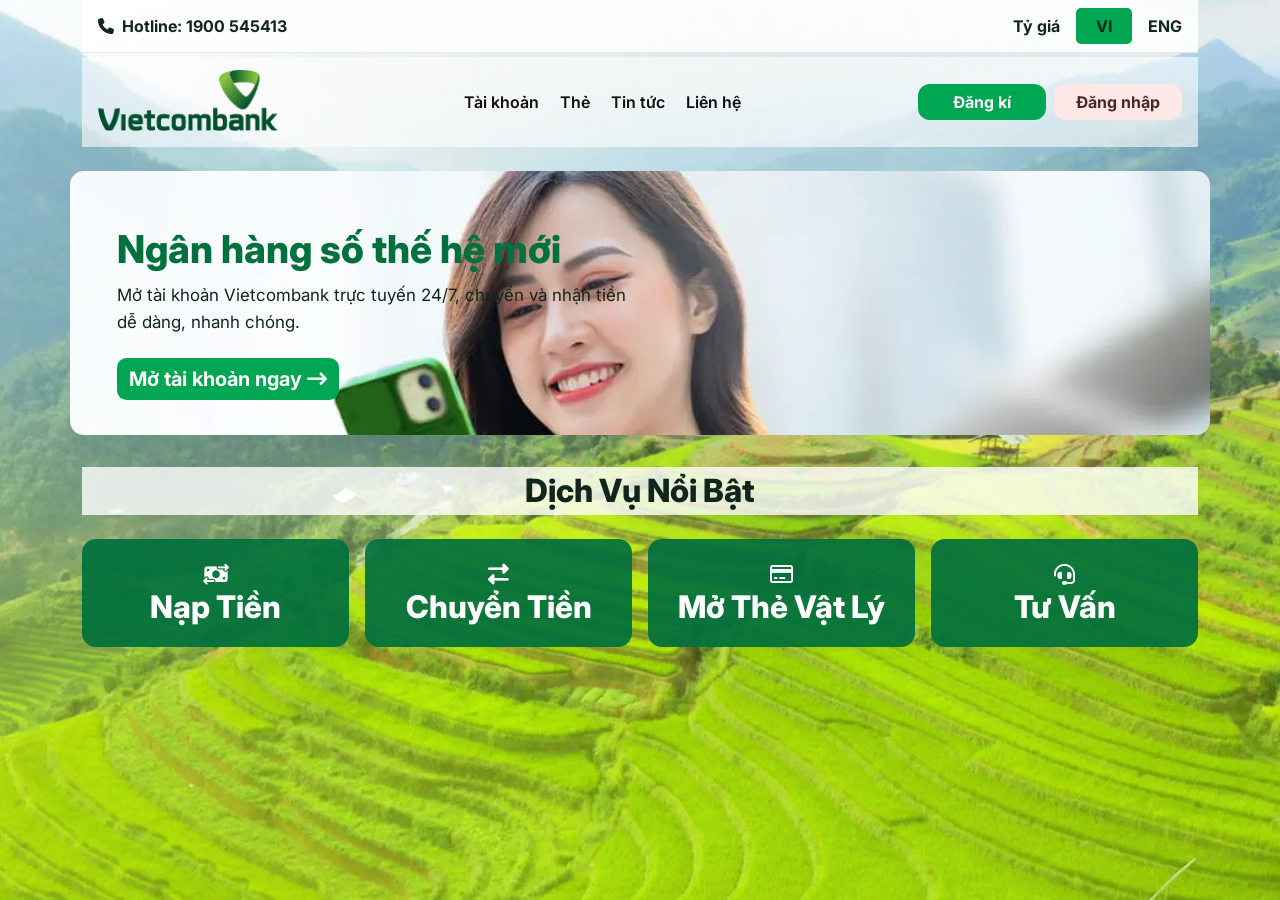
<file: index.html>
<!doctype html>
<html lang="vi">
  <head>
    <meta charset="UTF-8" />
    <meta name="viewport" content="width=device-width, initial-scale=1.0" />
    <title>Vietcombank - Trang chủ</title>

    <link rel="preconnect" href="https://fonts.googleapis.com" />
    <link rel="preconnect" href="https://fonts.gstatic.com" crossorigin />
    <link href="https://fonts.googleapis.com/css2?family=Inter:wght@400;500;600;700;800&display=swap" rel="stylesheet" />

    <link
      href="https://cdn.jsdelivr.net/npm/bootstrap@5.3.3/dist/css/bootstrap.min.css"
      rel="stylesheet"
      integrity="sha384-QWTKZyjpPEjISv5WaRU9OFeRpok6YctnYmDr5pNlyT2bRjXh0JMhjY6hW+ALEwIH"
      crossorigin="anonymous"
    />

    <link rel="stylesheet" href="https://cdnjs.cloudflare.com/ajax/libs/font-awesome/6.5.1/css/all.min.css" />
    <link rel="stylesheet" href="./asset/styles/reset.css" />

    <style>
      :root {
        --vcb-green: #00a651;
        --vcb-green-dark: #00703c;
        --vcb-green-soft: #d9f3e5;
        --vcb-pink-soft: rgba(255, 238, 241, 0.92);
        --vcb-text: #10261a;
      }

      body {
        min-height: 100vh;
        color: var(--vcb-text);
        font-family: "Inter", sans-serif;
        background: url("./asset/images/vcb-background.webp") center / cover fixed no-repeat;
      }

      a {
        text-decoration: none;
        color: inherit;
      }

      .topbar {
        background: rgba(255, 255, 255, 0.84);
        backdrop-filter: blur(2px);
        border-bottom: 1px solid rgba(0, 0, 0, 0.08);
      }

      .topbar .hotline {
        font-weight: 700;
      }

      .topbar .fx-item {
        font-weight: 700;
      }

      .main-nav {
        background: rgba(255, 255, 255, 0.6);
      }

      .brand img {
        width: 180px;
        height: auto;
      }

      .nav-link {
        color: #101010;
        font-weight: 600;
      }

      .nav-link:hover,
      .nav-link:focus {
        color: var(--vcb-green-dark);
      }

      .btn-vcb {
        min-width: 128px;
        border-radius: 12px;
        font-weight: 700;
      }

      .btn-signup {
        color: #fff;
        border: none;
        background-color: var(--vcb-green);
      }

      .btn-signup:hover {
        background-color: var(--vcb-green-dark);
        color: #fff;
      }

      .btn-login {
        color: #4d2626;
        border: none;
        background-color: #ffe8e8;
      }

      .btn-login:hover {
        background-color: #f9d7d7;
      }

      .account-box {
        display: none;
        text-align: center;
        font-size: 1.03rem;
        font-weight: 700;
        border-radius: 0;
        background: rgba(200, 223, 45, 0.82);
      }

      .mobile-auth-actions {
        display: none;
      }

      @media (max-width: 767.98px) {
        .account-box {
          display: none !important;
        }

        .mobile-auth-actions.is-visible {
          display: flex;
        }
      }

      .hero {
        border-radius: 14px;
        padding: 2.2rem;
        margin-top: 1.5rem;
        background: var(--vcb-pink-soft);
      }

      .hero h1 {
        color: var(--vcb-green-dark);
        font-size: clamp(1.7rem, 3vw, 2.5rem);
        font-weight: 800;
      }

      .hero p {
        margin-top: 0.8rem;
        margin-bottom: 1.4rem;
        font-size: 1.06rem;
        line-height: 1.6;
      }

      .hero-cta {
        border: none;
        border-radius: 0.6rem;
        font-size: 1.25rem;
        font-weight: 700;
        color: #fff;
        background: var(--vcb-green);
      }

      .hero-cta.is-hidden {
        display: none;
      }

      .hero-cta:hover {
        background: var(--vcb-green-dark);
        color: #fff;
      }

      .hero-visual {
        border-radius: 12px;
        object-fit: cover;
        max-height: 320px;
        width: 100%;
      }

      .service-title {
        margin: 2rem 0 1.5rem;
        padding: 0.5rem 1rem;
        text-align: center;
        font-size: clamp(1.5rem, 2.6vw, 2rem);
        font-weight: 800;
        background: rgba(255, 255, 255, 0.8);
      }

      .service-card {
        min-height: 108px;
        border-radius: 14px;
        color: #fff;
        background: rgba(0, 112, 60, 0.92);
      }

      .service-card i {
        font-size: 1.3rem;
      }

      .service-card h3 {
        margin-top: 0.45rem;
        font-size: 1.95rem;
        font-weight: 800;
      }

      .active-lang {
        background-color: var(--vcb-green);
        padding: 10px 20px;
        border-radius: 5px;
      }

      .gapping {
        gap: 5px;
      }

      .hero {
        background: url("./asset/images/vcb-banner.webp") right / cover fixed no-repeat;
      }

      @media (max-width: 767.98px) {
        .navbar-collapse {
          padding-top: 0.75rem;
          text-align: center;
        }

        .navbar-collapse .navbar-nav {
          width: 100%;
          align-items: center;
          margin-left: auto;
          margin-right: auto;
        }

        .navbar-collapse .nav-item {
          width: 100%;
        }

        .navbar-collapse .nav-link {
          display: inline-block;
          padding-left: 0;
          padding-right: 0;
        }

        .auth-actions,
        .mobile-auth-actions {
          width: 100%;
        }
      }
    </style>
  </head>

  <body>
    <main class="container">
      <header>
        <div class="topbar px-2 px-sm-3 py-2 d-flex align-items-center justify-content-between gap-2">
          <div class="hotline d-flex align-items-center gap-2">
            <i class="fa-solid fa-phone"></i>
            <span>Hotline: 1900 545413</span>
          </div>
          <div class="fx-group d-flex align-items-center gap-2 gap-sm-3">
            <span class="fx-item">Tỷ giá</span>
            <span class="fx-item active-lang">VI</span>
            <span class="fx-item">ENG</span>
          </div>
        </div>

        <nav class="navbar navbar-expand-md main-nav px-2 px-sm-3 py-2 mt-1">
          <div class="container-fluid p-0">
            <a class="navbar-brand brand me-2" href="./index.html">
              <img src="./asset/images/vcb-main-logo.webp" alt="Vietcombank" />
            </a>

            <button
              class="navbar-toggler border-0 shadow-none"
              type="button"
              data-bs-toggle="collapse"
              data-bs-target="#mainNavbar"
              aria-controls="mainNavbar"
              aria-expanded="false"
              aria-label="Toggle navigation"
            >
              <i class="fa-solid fa-bars fs-3"></i>
            </button>

            <div class="collapse navbar-collapse" id="mainNavbar">
              <ul class="navbar-nav mx-auto mb-2 mb-md-0 gapping">
                <li class="nav-item"><a class="nav-link" href="./profile.html">Tài khoản</a></li>
                <li class="nav-item"><a class="nav-link" href="./cards.html">Thẻ</a></li>
                <li class="nav-item"><a class="nav-link" href="./news.html">Tin tức</a></li>
                <li class="nav-item"><a class="nav-link" href="./contact.html">Liên hệ</a></li>
              </ul>

              <div id="authActions" class="auth-actions align-items-center justify-content-center gap-2" style="display: flex">
                <a class="btn btn-vcb btn-signup" href="./signup.html">Đăng kí</a>
                <a class="btn btn-vcb btn-login" href="./login.html">Đăng nhập</a>
              </div>
              <div id="mobileAuthActions" class="mobile-auth-actions align-items-center justify-content-center gap-2 mt-2">
                <button id="mobileLogoutBtn" class="btn btn-vcb btn-login" type="button">Đăng xuất</button>
              </div>
            </div>

            <div id="accountBox" class="account-box p-2 p-lg-3 ms-md-2">
              <div id="accountName"></div>
              <div id="accountBalance" class="mt-1"></div>
              <button id="logoutBtn" class="btn btn-vcb btn-login mt-2">Đăng xuất</button>
            </div>
          </div>
        </nav>
      </header>

      <section class="hero row align-items-center g-3 g-md-4">
        <div class="col-12 col-md-6">
          <h1>Ngân hàng số thế hệ mới</h1>
          <p>Mở tài khoản Vietcombank trực tuyến 24/7, chuyển và nhận tiền dễ dàng, nhanh chóng.</p>
          <a href="./signup.html" id="openAccountCta" class="btn hero-cta">Mở tài khoản ngay <i class="fa-solid fa-arrow-right-long"></i></a>
        </div>
      </section>

      <h2 class="service-title">Dịch Vụ Nổi Bật</h2>

      <section class="row g-3 pb-2 pb-md-4">
        <div class="col-12 col-lg-3">
          <a href="deposit.html">
            <div class="service-card d-flex flex-column justify-content-center align-items-center">
              <i class="fa-solid fa-money-bill-transfer"></i>
              <h3>Nạp Tiền</h3>
            </div>
          </a>
        </div>
        <div class="col-12 col-lg-3">
          <a href="./transfer.html">
            <div class="service-card d-flex flex-column justify-content-center align-items-center">
              <i class="fa-solid fa-right-left"></i>
              <h3>Chuyển Tiền</h3>
            </div>
          </a>
        </div>
        <div class="col-12 col-lg-3">
          <a href="./card-request.html">
            <div class="service-card d-flex flex-column justify-content-center align-items-center">
              <i class="fa-regular fa-credit-card"></i>
              <h3>Mở Thẻ Vật Lý</h3>
            </div>
          </a>
        </div>
        <div class="col-12 col-lg-3">
          <a href="./contact.html">
            <div class="service-card d-flex flex-column justify-content-center align-items-center">
              <i class="fa-solid fa-headset"></i>
              <h3>Tư Vấn</h3>
            </div>
          </a>
        </div>
      </section>
    </main>

    <script src="https://cdn.jsdelivr.net/npm/bootstrap@5.3.3/dist/js/bootstrap.bundle.min.js"></script>
    <script src="./asset/scripts/util.js"></script>
    <script>
      // ================= PREPARATION
      // Logined User box
      const accountBox = document.getElementById("accountBox");
      const accountName = document.getElementById("accountName");
      const accountBalance = document.getElementById("accountBalance");
      // 2 nút đăng nhập đăng kí
      const authActions = document.getElementById("authActions");
      const mobileAuthActions = document.getElementById("mobileAuthActions");
      // Nút đăng kí ở banner
      const openAccountCta = document.getElementById("openAccountCta");
      // 2 loại nút logout
      const logoutButtons = [document.getElementById("logoutBtn"), document.getElementById("mobileLogoutBtn")];

      function renderHeaderByAuth() {
        const currentUser = getCurrentUser();

        // Chưa đăng nhập thì hiển thị auth actions
        if (!currentUser) {
          authActions.style.display = "flex";
          openAccountCta?.classList.remove("is-hidden");
          accountBox.style.display = "none";
          mobileAuthActions.classList.remove("is-visible");
          return;
        }

        const fullname = currentUser.fullname || "Khách hàng";

        accountName.textContent = `Khách hàng: ${fullname}`;
        accountBalance.textContent = `Số dư: ${formatMoney(currentUser.balance)}`;

        authActions.style.display = "none";
        openAccountCta?.classList.add("is-hidden");
        accountBox.style.display = "block";
        mobileAuthActions.classList.add("is-visible");
      }

      // ======================== BEGIN LOGIC
      renderHeaderByAuth();

      logoutButtons.forEach((button) => {
        if (!button) {
          return;
        }

        button.addEventListener("click", () => {
          localStorage.removeItem("currentUser");
          renderHeaderByAuth();
        });
      });
    </script>
  </body>
</html>
</file>
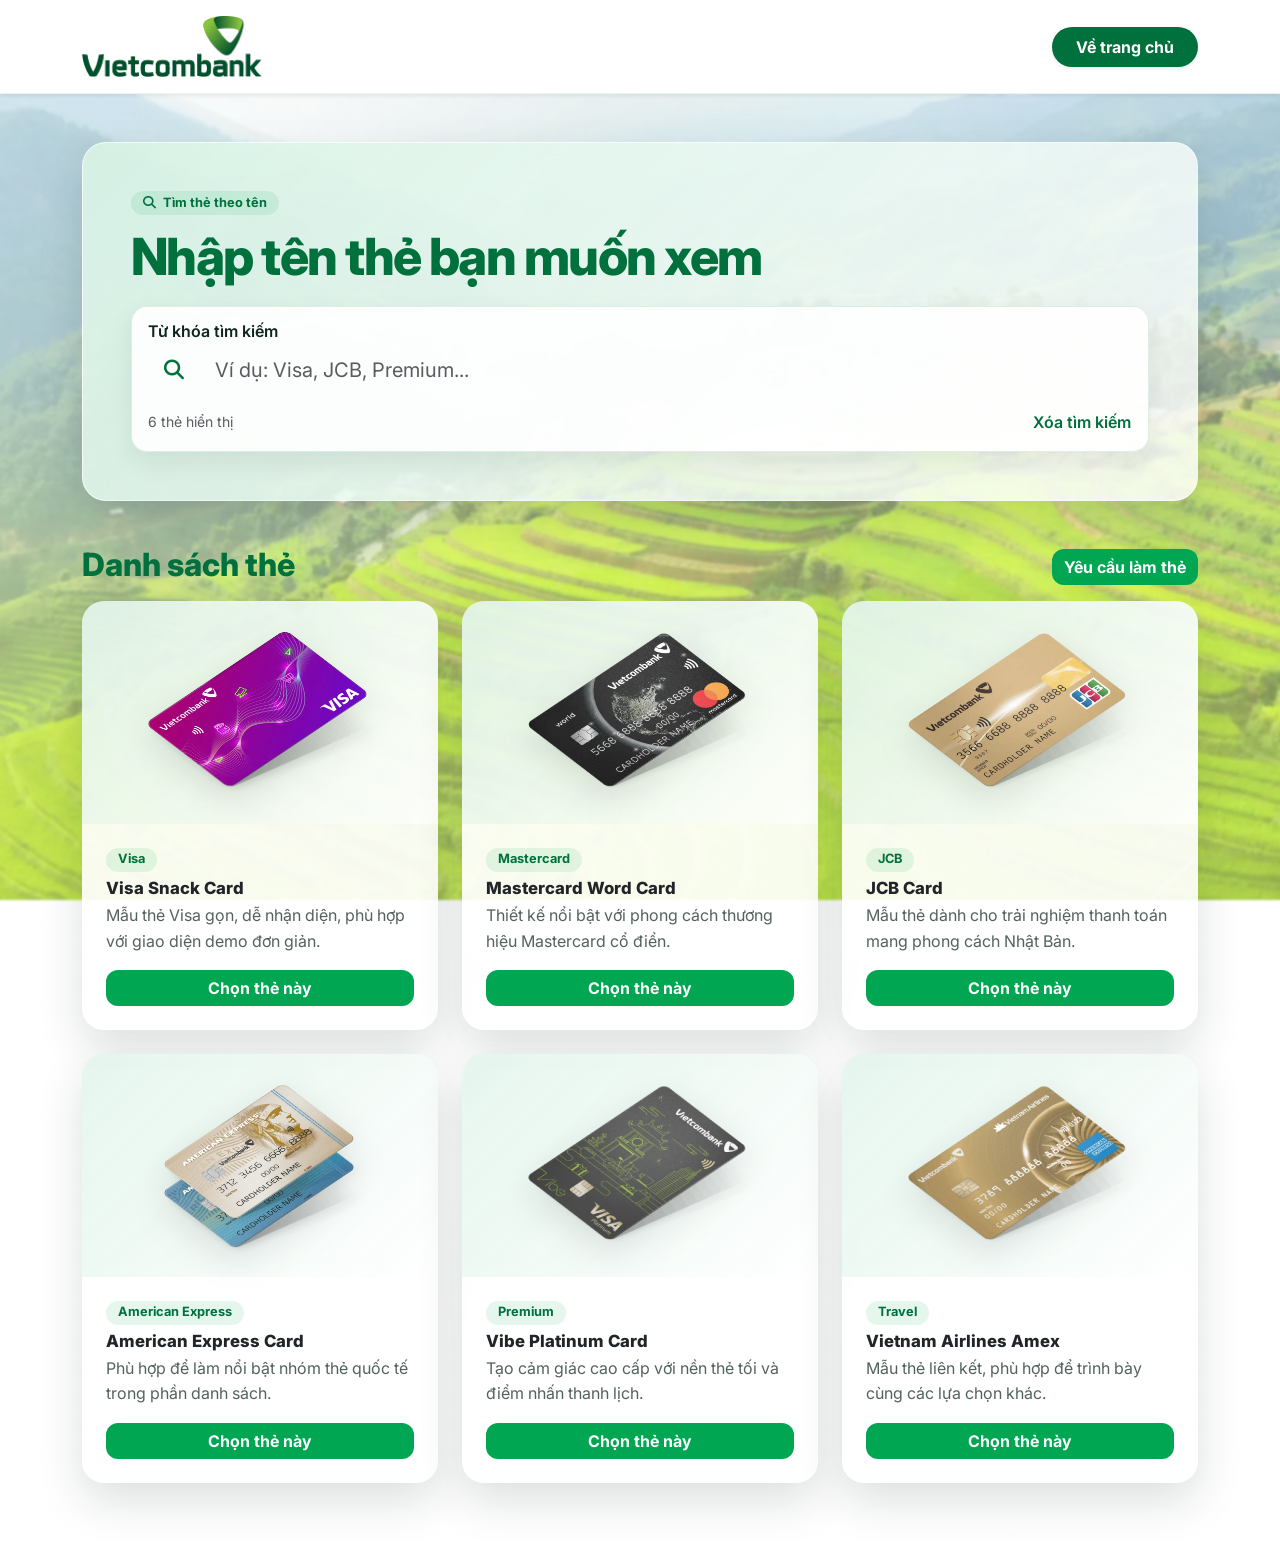
<file: cards.html>
<!doctype html>
<html lang="vi">
  <head>
    <meta charset="UTF-8" />
    <meta name="viewport" content="width=device-width, initial-scale=1.0" />
    <title>Vietcombank - Danh sách thẻ</title>

    <link rel="preconnect" href="https://fonts.googleapis.com" />
    <link rel="preconnect" href="https://fonts.gstatic.com" crossorigin />
    <link href="https://fonts.googleapis.com/css2?family=Inter:wght@400;500;600;700;800&display=swap" rel="stylesheet" />

    <link
      href="https://cdn.jsdelivr.net/npm/bootstrap@5.3.3/dist/css/bootstrap.min.css"
      rel="stylesheet"
      integrity="sha384-QWTKZyjpPEjISv5WaRU9OFeRpok6YctnYmDr5pNlyT2bRjXh0JMhjY6hW+ALEwIH"
      crossorigin="anonymous"
    />

    <link rel="stylesheet" href="https://cdnjs.cloudflare.com/ajax/libs/font-awesome/6.5.1/css/all.min.css" />
    <link rel="stylesheet" href="./asset/styles/reset.css" />
    <link rel="stylesheet" href="./asset/styles/feature-page.css" />

    <style>
      :root {
        --vcb-green: #00a651;
        --vcb-green-dark: #00703c;
        --vcb-green-soft: rgba(217, 243, 229, 0.92);
        --vcb-text: #10261a;
        --vcb-card-shadow: 0 18px 45px rgba(16, 38, 26, 0.14);
      }

      body {
        min-height: 100vh;
        font-family: "Inter", sans-serif;
        color: var(--vcb-text);
        background: url("./asset/images/vcb-background.webp") center / cover fixed no-repeat;
      }

      a {
        text-decoration: none;
        color: inherit;
      }

      .page-shell {
        min-height: 100vh;
        background: linear-gradient(180deg, rgba(255, 255, 255, 0.4), rgba(255, 255, 255, 0.18));
        backdrop-filter: blur(1px);
      }

      .btn-vcb {
        border-radius: 12px;
        font-weight: 700;
      }

      .btn-vcb-primary {
        border: none;
        color: #fff;
        background: var(--vcb-green);
      }

      .btn-vcb-primary:hover {
        color: #fff;
        background: var(--vcb-green-dark);
      }

      .btn-vcb-soft {
        border: none;
        color: #4d2626;
        background: #ffe8e8;
      }

      .btn-vcb-soft:hover {
        background: #f9d7d7;
      }

      .search-panel {
        border: 1px solid rgba(255, 255, 255, 0.6);
        border-radius: 24px;
        background: linear-gradient(135deg, var(--vcb-green-soft), rgba(255, 255, 255, 0.82));
        box-shadow: var(--vcb-card-shadow);
      }

      .search-panel h1 {
        color: var(--vcb-green-dark);
        font-size: clamp(2rem, 4vw, 3.2rem);
        font-weight: 800;
        letter-spacing: -0.03em;
      }

      .search-panel p {
        max-width: 720px;
        font-size: 1.03rem;
        line-height: 1.7;
      }

      .search-box {
        border: 1px solid rgba(0, 112, 60, 0.12);
        border-radius: 16px;
        background: rgba(255, 255, 255, 0.92);
        box-shadow: 0 10px 24px rgba(16, 38, 26, 0.08);
      }

      .search-box .input-group-text {
        border: 0;
        background: transparent;
        color: var(--vcb-green-dark);
      }

      .search-box .form-control {
        border: 0;
        box-shadow: none;
        background: transparent;
      }

      .search-box .form-control:focus {
        box-shadow: none;
      }

      .empty-state {
        border-radius: 18px;
        padding: 1.25rem 1.5rem;
        background: rgba(255, 255, 255, 0.9);
        box-shadow: var(--vcb-card-shadow);
        color: rgba(16, 38, 26, 0.8);
      }

      .section-title {
        margin-bottom: 1rem;
        font-size: clamp(1.35rem, 2.6vw, 2rem);
        font-weight: 800;
        color: var(--vcb-green-dark);
      }

      .section-subtitle {
        color: rgba(16, 38, 26, 0.72);
      }

      .card-item {
        display: flex;
      }

      .card-tile {
        height: 100%;
        border: 0;
        border-radius: 22px;
        overflow: hidden;
        background: rgba(255, 255, 255, 0.9);
        box-shadow: var(--vcb-card-shadow);
        transition:
          transform 180ms ease,
          box-shadow 180ms ease;
      }

      .card-tile:hover {
        transform: translateY(-4px);
        box-shadow: 0 24px 52px rgba(16, 38, 26, 0.18);
      }

      .card-image-wrap {
        position: relative;
        aspect-ratio: 16 / 10;
        background: linear-gradient(135deg, rgba(0, 166, 81, 0.1), rgba(255, 255, 255, 0.7));
        padding: 1rem;
      }

      .card-image-wrap img {
        width: 100%;
        height: 100%;
        object-fit: contain;
        filter: drop-shadow(0 12px 18px rgba(0, 0, 0, 0.12));
      }

      .card-badge {
        display: inline-flex;
        align-items: center;
        gap: 0.45rem;
        border-radius: 999px;
        padding: 0.35rem 0.75rem;
        font-size: 0.8rem;
        font-weight: 700;
        color: var(--vcb-green-dark);
        background: rgba(0, 166, 81, 0.1);
      }

      .card-body-title {
        margin-bottom: 0.4rem;
        font-size: 1.05rem;
        font-weight: 800;
      }

      .card-body-text {
        margin-bottom: 1rem;
        color: rgba(16, 38, 26, 0.72);
        line-height: 1.6;
      }

      .info-panel {
        border-radius: 22px;
        background: rgba(255, 255, 255, 0.9);
        box-shadow: var(--vcb-card-shadow);
      }

      .info-item {
        display: flex;
        gap: 0.8rem;
        align-items: flex-start;
      }

      .info-icon {
        width: 42px;
        height: 42px;
        border-radius: 50%;
        display: inline-flex;
        align-items: center;
        justify-content: center;
        color: #fff;
        background: var(--vcb-green);
        flex: 0 0 auto;
      }

      .info-item strong {
        display: block;
        margin-bottom: 0.15rem;
        font-size: 1rem;
      }

      .info-item span {
        color: rgba(16, 38, 26, 0.72);
      }
    </style>
  </head>

  <body>
    <div class="page-shell">
      <header class="feature-header shadow-sm py-3">
        <div class="container d-flex flex-wrap align-items-center justify-content-between gap-3">
          <a href="./index.html" class="d-inline-flex align-items-center" aria-label="Về trang chủ">
            <img src="./asset/images/vcb-main-logo.webp" alt="Vietcombank" class="img-fluid feature-logo" />
          </a>
          <a href="./index.html" class="btn btn-home-white px-4 py-2 shadow-sm" aria-label="Về trang chủ">Về trang chủ</a>
        </div>
      </header>

      <main class="container py-4 py-lg-5">
        <section class="search-panel p-4 p-md-5 mb-4 mb-lg-5">
          <div class="row g-4">
            <div class="col-12">
              <span class="card-badge mb-3"><i class="fa-solid fa-magnifying-glass"></i> Tìm thẻ theo tên</span>
              <h1>Nhập tên thẻ bạn muốn xem</h1>
            </div>
            <div class="col-12">
              <div class="search-box p-2 p-sm-3">
                <label class="form-label fw-semibold mb-2" for="cardSearch">Từ khóa tìm kiếm</label>
                <div class="input-group input-group-lg">
                  <span class="input-group-text"><i class="fa-solid fa-magnifying-glass"></i></span>
                  <input id="cardSearch" type="search" class="form-control" placeholder="Ví dụ: Visa, JCB, Premium..." autocomplete="off" />
                </div>
                <div class="d-flex justify-content-between align-items-center mt-3 small text-muted">
                  <span id="resultCount">6 thẻ hiển thị</span>
                  <button id="clearSearch" type="button" class="btn btn-link p-0 text-decoration-none fw-semibold" style="color: var(--vcb-green-dark)">Xóa tìm kiếm</button>
                </div>
              </div>
            </div>
          </div>
        </section>

        <section class="mb-4">
          <div class="d-flex align-items-end justify-content-between flex-wrap gap-2 mb-3">
            <div>
              <h2 class="section-title mb-1">Danh sách thẻ</h2>
            </div>
            <a href="./card-request.html" class="btn btn-vcb btn-vcb-primary">Yêu cầu làm thẻ</a>
          </div>

          <div id="emptyState" class="empty-state d-none mb-3">Không tìm thấy thẻ nào khớp với từ khóa hiện tại. Hãy thử tên như Visa, Mastercard, JCB, Premium hoặc Travel.</div>

          <div class="row g-4" id="cardGrid">
            <article class="card-item col-12 col-md-6 col-xl-4" data-card-name="visa snack card visa">
              <div class="card card-tile">
                <div class="card-image-wrap">
                  <img src="./asset/images/vcb-visa_snack_card.webp" alt="Vietcombank Visa Snack Card" />
                </div>
                <div class="card-body p-4">
                  <span class="card-badge mb-2">Visa</span>
                  <h3 class="card-body-title">Visa Snack Card</h3>
                  <p class="card-body-text">Mẫu thẻ Visa gọn, dễ nhận diện, phù hợp với giao diện demo đơn giản.</p>
                  <a href="./card-request.html" class="btn btn-vcb btn-vcb-primary w-100">Chọn thẻ này</a>
                </div>
              </div>
            </article>

            <article class="card-item col-12 col-md-6 col-xl-4" data-card-name="mastercard word card mastercard">
              <div class="card card-tile">
                <div class="card-image-wrap">
                  <img src="./asset/images/vcb-mastercard_word_card.webp" alt="Vietcombank Mastercard Word Card" />
                </div>
                <div class="card-body p-4">
                  <span class="card-badge mb-2">Mastercard</span>
                  <h3 class="card-body-title">Mastercard Word Card</h3>
                  <p class="card-body-text">Thiết kế nổi bật với phong cách thương hiệu Mastercard cổ điển.</p>
                  <a href="./card-request.html" class="btn btn-vcb btn-vcb-primary w-100">Chọn thẻ này</a>
                </div>
              </div>
            </article>

            <article class="card-item col-12 col-md-6 col-xl-4" data-card-name="jcb card jcb">
              <div class="card card-tile">
                <div class="card-image-wrap">
                  <img src="./asset/images/vcb-jcb_card.webp" alt="Vietcombank JCB Card" />
                </div>
                <div class="card-body p-4">
                  <span class="card-badge mb-2">JCB</span>
                  <h3 class="card-body-title">JCB Card</h3>
                  <p class="card-body-text">Mẫu thẻ dành cho trải nghiệm thanh toán mang phong cách Nhật Bản.</p>
                  <a href="./card-request.html" class="btn btn-vcb btn-vcb-primary w-100">Chọn thẻ này</a>
                </div>
              </div>
            </article>

            <article class="card-item col-12 col-md-6 col-xl-4" data-card-name="american express card american express">
              <div class="card card-tile">
                <div class="card-image-wrap">
                  <img src="./asset/images/vcb-american_express_card.webp" alt="Vietcombank American Express Card" />
                </div>
                <div class="card-body p-4">
                  <span class="card-badge mb-2">American Express</span>
                  <h3 class="card-body-title">American Express Card</h3>
                  <p class="card-body-text">Phù hợp để làm nổi bật nhóm thẻ quốc tế trong phần danh sách.</p>
                  <a href="./card-request.html" class="btn btn-vcb btn-vcb-primary w-100">Chọn thẻ này</a>
                </div>
              </div>
            </article>

            <article class="card-item col-12 col-md-6 col-xl-4" data-card-name="vibe platinum card premium vibe platinum">
              <div class="card card-tile">
                <div class="card-image-wrap">
                  <img src="./asset/images/vcb-vibe_platinum_card.webp" alt="Vietcombank Vibe Platinum Card" />
                </div>
                <div class="card-body p-4">
                  <span class="card-badge mb-2">Premium</span>
                  <h3 class="card-body-title">Vibe Platinum Card</h3>
                  <p class="card-body-text">Tạo cảm giác cao cấp với nền thẻ tối và điểm nhấn thanh lịch.</p>
                  <a href="./card-request.html" class="btn btn-vcb btn-vcb-primary w-100">Chọn thẻ này</a>
                </div>
              </div>
            </article>

            <article class="card-item col-12 col-md-6 col-xl-4" data-card-name="vietnam airlines amex travel vietnam airlines american express">
              <div class="card card-tile">
                <div class="card-image-wrap">
                  <img src="./asset/images/vcb-vietnam_airlines_american_express.webp" alt="Vietcombank Vietnam Airlines American Express Card" />
                </div>
                <div class="card-body p-4">
                  <span class="card-badge mb-2">Travel</span>
                  <h3 class="card-body-title">Vietnam Airlines Amex</h3>
                  <p class="card-body-text">Mẫu thẻ liên kết, phù hợp để trình bày cùng các lựa chọn khác.</p>
                  <a href="./card-request.html" class="btn btn-vcb btn-vcb-primary w-100">Chọn thẻ này</a>
                </div>
              </div>
            </article>
          </div>
        </section>
      </main>
    </div>

    <script>
      const searchInput = document.getElementById("cardSearch");
      const clearButton = document.getElementById("clearSearch");
      const resultCount = document.getElementById("resultCount");
      const emptyState = document.getElementById("emptyState");
      const cards = Array.from(document.querySelectorAll("[data-card-name]"));

      function updateCards() {
        const keyword = searchInput.value.trim().toLowerCase();
        let visibleCount = 0;

        cards.forEach((card) => {
          // gọi data-card-name
          const name = card.dataset.cardName || "";
          const matched = keyword === "" || name.includes(keyword);
          card.classList.toggle("d-none", !matched);
          if (matched) visibleCount += 1;
        });

        resultCount.textContent = `${visibleCount} thẻ hiển thị`;
        emptyState.classList.toggle("d-none", visibleCount !== 0);
      }

      searchInput.addEventListener("input", updateCards);
      clearButton.addEventListener("click", () => {
        searchInput.value = "";
        searchInput.focus();
        updateCards();
      });

      updateCards();
    </script>
    <script src="https://cdn.jsdelivr.net/npm/bootstrap@5.3.3/dist/js/bootstrap.bundle.min.js"></script>
  </body>
</html>
</file>
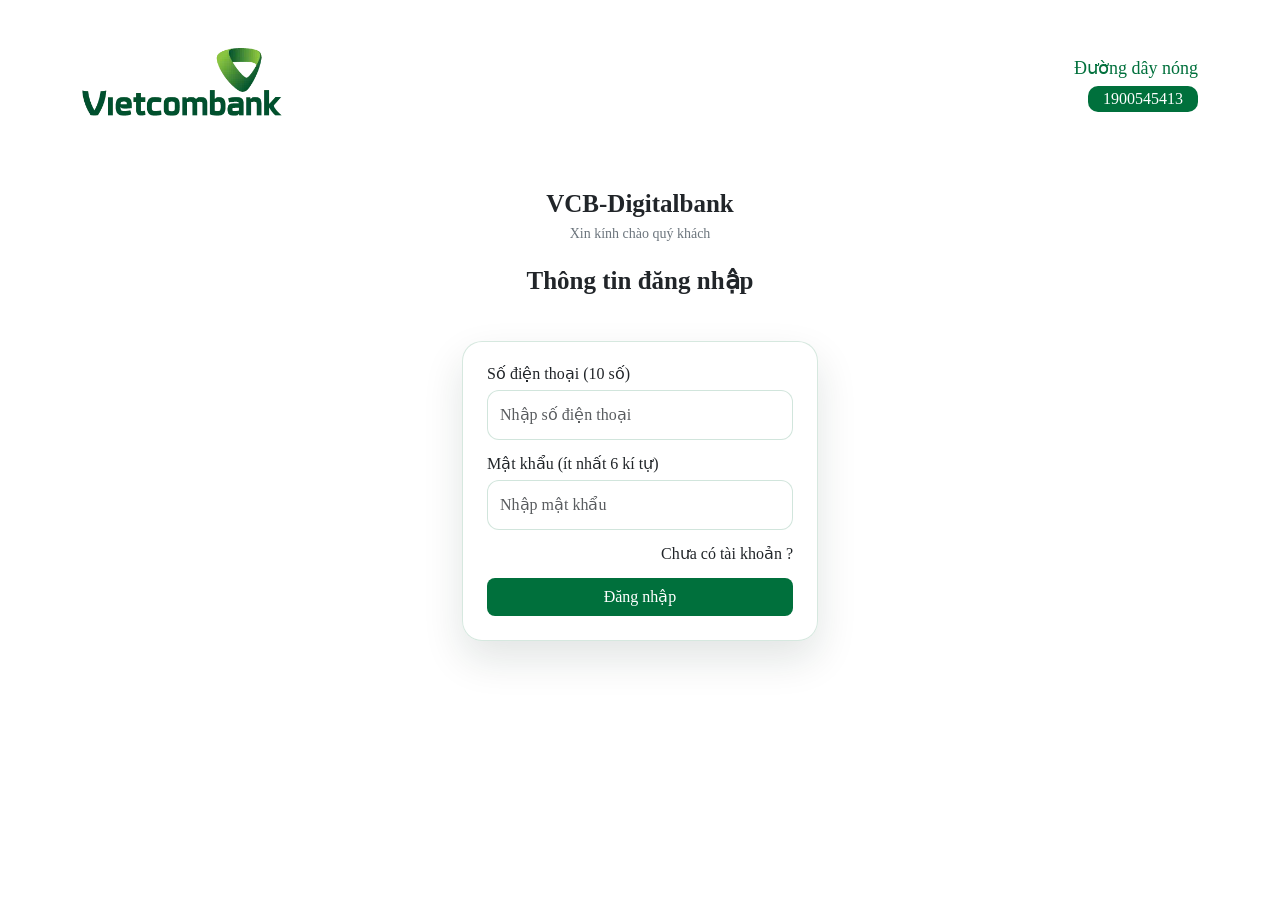
<file: deposit.html>
<!doctype html>
<html lang="vi">
  <head>
    <meta charset="UTF-8" />
    <meta name="viewport" content="width=device-width, initial-scale=1.0" />
    <title>Nạp tiền</title>
    <link rel="preconnect" href="https://fonts.googleapis.com" />
    <link rel="preconnect" href="https://fonts.gstatic.com" crossorigin />
    <link href="https://fonts.googleapis.com/css2?family=Inter:wght@100..900&display=swap" rel="stylesheet" />
    <link href="https://cdn.jsdelivr.net/npm/bootstrap@5.3.3/dist/css/bootstrap.min.css" rel="stylesheet" />
    <link rel="stylesheet" href="./asset/styles/reset.css" />
    <style>
      :root {
        --vcb-primary-green: #00703c;
        --vcb-secondary-green: #00a651;
        --vcb-soft-green: #e9f7ef;
        --vcb-border: #d6e7dc;
        --vcb-text: #163024;
        --vcb-muted: #5f6f67;
        --vcb-white: #ffffff;
        --vcb-danger: #dc3545;
      }

      body {
        min-height: 100vh;
        font-family: "Inter", sans-serif;
        color: var(--vcb-text);
      }

      .deposit-card {
        width: 100%;
        background: rgba(255, 255, 255, 0.92);
        border: 1px solid rgba(214, 231, 220, 0.9);
        border-radius: 24px;
        box-shadow: 0 20px 60px rgba(16, 44, 29, 0.12);
        backdrop-filter: blur(12px);
      }

      .page-title {
        text-align: center;
        font-size: clamp(1.8rem, 3vw, 2.35rem);
        font-weight: 800;
        line-height: 1.15;
        margin: 16px 0 10px;
      }

      .page-desc {
        text-align: center;
        color: var(--vcb-muted);
        margin-bottom: 0;
      }

      .form-label {
        font-weight: 600;
      }

      .form-control {
        min-height: 52px;
        border-radius: 14px;
        border-color: var(--vcb-border);
        box-shadow: none;
      }

      .form-control:focus {
        border-color: var(--vcb-secondary-green);
        box-shadow: 0 0 0 0.2rem rgba(0, 166, 81, 0.14);
      }

      .btn-deposit {
        min-height: 52px;
        border: 0;
        border-radius: 14px;
        background: linear-gradient(135deg, var(--vcb-primary-green), var(--vcb-secondary-green));
        color: var(--vcb-white);
        font-weight: 700;
      }

      .btn-deposit:hover {
        color: var(--vcb-white);
        filter: brightness(1.02);
      }

      .balance-box {
        margin-top: 18px;
        padding: 16px;
        border-radius: 16px;
        background: #f7fbf8;
        border: 1px solid #e1ede5;
      }

      .balance-label {
        color: var(--vcb-muted);
        font-size: 0.95rem;
      }

      .balance-value {
        font-size: 1.35rem;
        font-weight: 800;
        color: var(--vcb-primary-green);
      }

      .back-link {
        color: var(--vcb-primary-green);
        font-weight: 600;
        text-decoration: none;
      }

      .back-link:hover {
        text-decoration: underline;
      }
    </style>
    <link rel="stylesheet" href="./asset/styles/feature-page.css" />
  </head>
  <body class="feature-page">
    <header class="feature-header shadow-sm py-3">
      <div class="container d-flex flex-wrap align-items-center justify-content-between gap-3">
        <a href="index.html" class="d-inline-flex align-items-center" aria-label="Về trang chủ">
          <img src="./asset/images/vcb-main-logo.webp" alt="Vietcombank Logo" class="img-fluid feature-logo" />
        </a>
        <a href="index.html" class="btn btn-home-white px-4 py-2 shadow-sm" aria-label="Về trang chủ">Về trang chủ</a>
      </div>
    </header>

    <main class="container py-4 py-lg-5">
      <div class="row justify-content-center">
        <div class="col-12 col-md-6 col-xl-4">
          <div class="deposit-card p-4 p-md-5">
            <h1 class="page-title">NẠP TIỀN</h1>
            <p class="page-desc">Nhập vào số tiền bạn muốn thêm</p>

            <div class="balance-box">
              <div class="balance-label">Số dư hiện tại</div>
              <div id="currentBalance" class="balance-value">0 VND</div>
            </div>

            <form id="depositForm" class="mt-4" novalidate>
              <div class="mb-3">
                <label for="amount" class="form-label">Số tiền muốn nạp</label>
                <input type="text" class="form-control" id="amount" inputmode="decimal" placeholder="Ví dụ: 500000" autocomplete="off" />
                <small id="amountError" class="text-danger d-none mt-2">Số tiền không hợp lệ. Vui lòng nhập số dương và không để trống.</small>
              </div>

              <button type="submit" class="btn btn-deposit w-100">Nạp tiền</button>
            </form>
          </div>
        </div>
      </div>
    </main>

    <script src="./asset/scripts/util.js"></script>
    <script>
      const currentUser = requireCurrentUser();
      if (!currentUser) {
        throw new Error("Yêu cầu đăng nhập.");
      }

      const balanceEl = document.getElementById("currentBalance");
      const form = document.getElementById("depositForm");
      const amountInput = form.elements.amount;
      const amountError = document.getElementById("amountError");

      function renderBalance() {
        const latestUser = getCurrentUser() || currentUser;
        const balance = Number(latestUser.balance || 0);
        balanceEl.textContent = formatMoney(balance);
      }

      // Hiển thị số dư tài khoản ngay khi trang tải xong thành công
      renderBalance();

      amountInput.addEventListener("input", () => {
        clearFieldMessages(amountError);
      });

      // 4. XỬ LÝ SỰ KIỆN GỬI YÊU CẦU NẠP TIỀN
      form.addEventListener("submit", (event) => {
        event.preventDefault();

        // Làm sạch trạng thái lỗi cũ trước khi thẩm định dữ liệu mới
        clearFieldMessages(amountError);

        const rawValue = amountInput.value.trim();
        const numericValue = Number(rawValue);

        // Kiểm tra tính hợp lệ của số tiền nạp (Phải là số nguyên dương hoặc số thập phân hợp lệ)
        const isValidAmount = rawValue !== "" && Number.isFinite(numericValue) && numericValue > 0 && /^\d+(\.\d+)?$/.test(rawValue);

        if (!isValidAmount) {
          showFieldMessage(amountError, "Số tiền không hợp lệ. Vui lòng nhập số dương và không để trống.");
          return;
        }

        const latestUser = getCurrentUser();
        if (!latestUser) {
          alert("Phiên làm việc đã hết hạn. Vui lòng đăng nhập lại.");
          window.location.replace("./login.html");
          return;
        }

        const updatedUser = {
          ...latestUser,
          balance: Number(latestUser.balance || 0) + numericValue,
        };

        // Cập nhật vào danh sách toàn bộ người dùng hệ thống công cộng
        const updatedUsers = readUsers().map((user) => {
          if (user.id === updatedUser.id || user.phone === updatedUser.phone || String(user.accountNumber) === String(updatedUser.accountNumber)) {
            return updatedUser;
          }
          return user;
        });

        updateStoredUsers(updatedUsers, updatedUser);

        renderBalance();
        form.reset();
        clearFieldMessages(amountError);

        alert(`Nạp tiền thành công: ${formatMoney(numericValue)}`);
      });
    </script>
  </body>
</html>
</file>
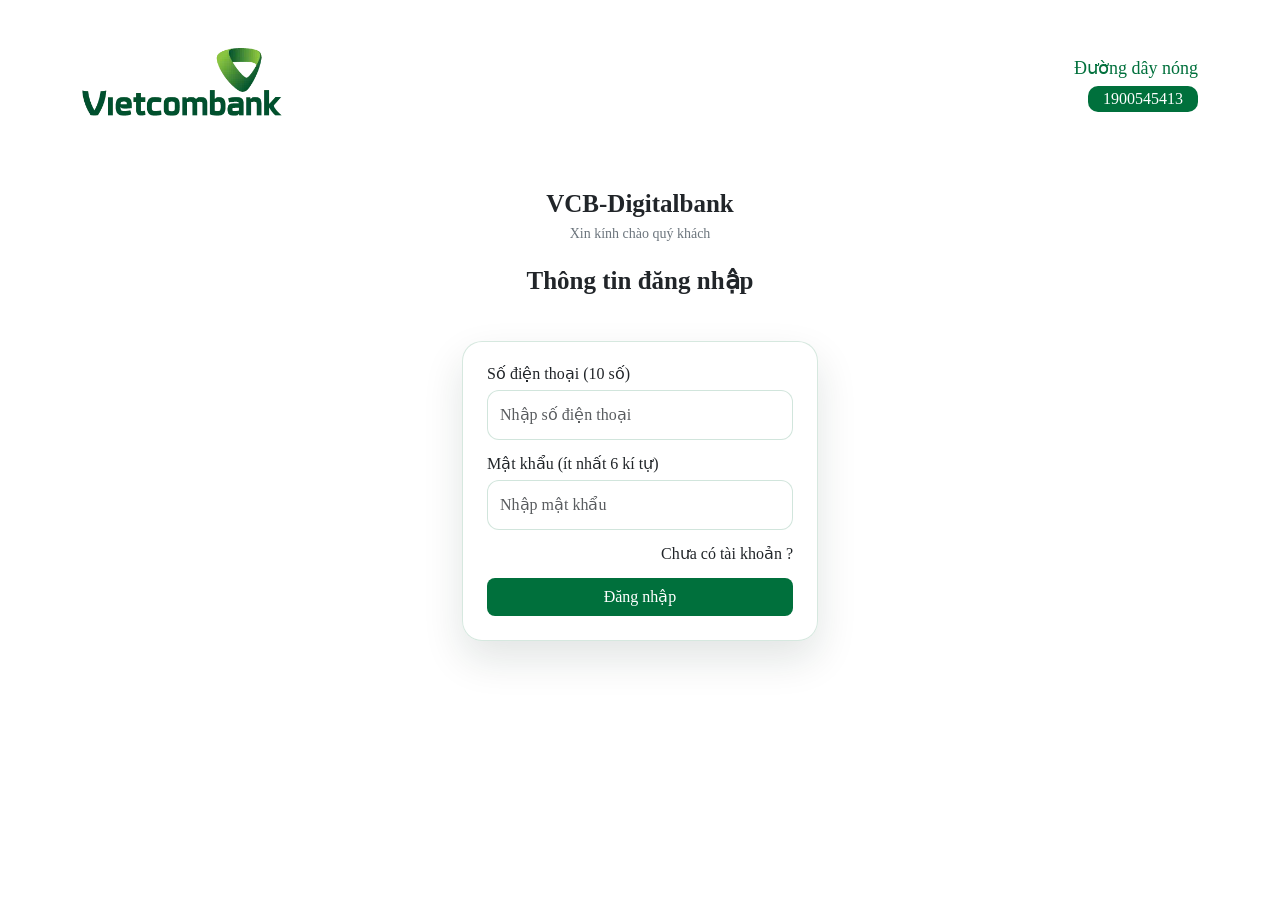
<file: login.html>
<!doctype html>
<html lang="en">
  <head>
    <meta charset="UTF-8" />
    <meta name="viewport" content="width=device-width, initial-scale=1.0" />
    <title>Document</title>
    <!-- Google Fonts: Inter -->
    <link rel="preconnect" href="https://fonts.googleapis.com" />
    <link rel="preconnect" href="https://fonts.gstatic.com" crossorigin />
    <link href="https://fonts.googleapis.com/css2?family=Inter:wght@100..900&display=swap" rel="stylesheet" />

    <!-- Bootstrap CSS 5.3 -->
    <link
      href="https://cdn.jsdelivr.net/npm/bootstrap@5.3.3/dist/css/bootstrap.min.css"
      rel="stylesheet"
      integrity="sha384-QWTKZyjpPEjISv5WaRU9OFeRpok6YctnYmDr5pNlyT2bRjXh0JMhjY6hW+ALEwIH"
      crossorigin="anonymous"
    />

    <!-- Font Awesome (CDNJS) -->
    <link rel="stylesheet" href="https://cdnjs.cloudflare.com/ajax/libs/font-awesome/6.5.1/css/all.min.css" />

    <!-- RESET CSS-->
    <link rel="stylesheet" href="./asset/styles/reset.css" />
    <link rel="stylesheet" href="./asset/styles/auth.css" />
  </head>

  <body>
    <div class="container min-vh-100 d-flex flex-column">
      <div class="header d-flex justify-content-between align-items-center pt-5 mb-5">
        <div class="main-logo">
          <a href="index.html"> <img src="./asset/images/vcb-main-logo.webp" alt="Vietcombank Logo" /></a>
        </div>
        <div class="contact text-vcb d-flex flex-column align-items-end">
          <p class="body-large mb-1">Đường dây nóng</p>
          <p class="btn-vcb m-0">1900545413</p>
        </div>
      </div>
      <div class="row flex-grow-1 justify-content-center">
        <div class="col-12 col-md-6 col-xl-4 text-center">
          <div class="content p-4">
            <p class="super-large mb-2">VCB-Digitalbank</p>
            <p class="body-small text-secondary">Xin kính chào quý khách</p>
          </div>
          <p class="super-large mb-5">Thông tin đăng nhập</p>
          <form class="auth-form text-start" id="loginForm" novalidate>
            <div class="mb-3">
              <label for="phone" class="form-label">Số điện thoại (10 số)</label>
              <input type="tel" class="form-control" id="phone" placeholder="Nhập số điện thoại" pattern="[0-9]{10}" maxlength="10" required />
              <small class="text-danger d-none" id="phoneError">Số điện thoại phải có đúng 10 số</small>
            </div>
            <div class="mb-3">
              <label for="password" class="form-label">Mật khẩu (ít nhất 6 kí tự)</label>
              <input type="password" class="form-control" id="password" placeholder="Nhập mật khẩu" minlength="6" required />
              <small class="text-danger d-none" id="passwordError">Mật khẩu phải có ít nhất 6 kí tự</small>
            </div>
            <div class="register-link mb-3"><a href="signup.html">Chưa có tài khoản ?</a></div>
            <div><button type="submit" class="btn large-button rounded-3">Đăng nhập</button></div>
          </form>
        </div>
      </div>
    </div>

    <script src="https://cdn.jsdelivr.net/npm/bootstrap@5.3.3/dist/js/bootstrap.bundle.min.js"></script>
    <script src="./asset/scripts/util.js"></script>
    <script>
      // ============= PREPARATION
      const form = document.getElementById("loginForm");
      const elements = form.elements;
      const phoneInput = elements.phone;
      const passwordInput = elements.password;
      const phoneError = document.getElementById("phoneError");
      const passwordError = document.getElementById("passwordError");

      function validatePhone() {
        const phoneValue = phoneInput.value.trim();

        if (!/^[0-9]{10}$/.test(phoneValue)) {
          showFieldMessage(phoneError, "Số điện thoại phải có đúng 10 số");
          return false;
        }

        return true;
      }

      function validatePassword() {
        const passwordValue = passwordInput.value;

        if (!passwordValue || passwordValue.length < 6) {
          showFieldMessage(passwordError, "Mật khẩu phải có ít nhất 6 kí tự");
          return false;
        }

        return true;
      }

      phoneInput.addEventListener("input", () => clearFieldMessages(phoneError));
      passwordInput.addEventListener("input", () => clearFieldMessages(passwordError));

      // ================ BEGIN
      form.addEventListener("submit", (e) => {
        e.preventDefault();

        clearFieldMessages(phoneError, passwordError);

        if (!validatePhone() || !validatePassword()) {
          return;
        }

        const users = readUsers();
        const phoneValue = phoneInput.value.trim();
        const passwordValue = passwordInput.value;
        const user = users.find((entry) => entry.phone === phoneValue && entry.password === passwordValue);

        if (user) {
          alert("Đăng nhập thành công!");
          localStorage.setItem("currentUser", JSON.stringify(user));
          window.location.href = "./index.html";
        } else {
          alert("Số điện thoại hoặc mật khẩu không chính xác!");
        }
      });
    </script>
  </body>
</html>
</file>
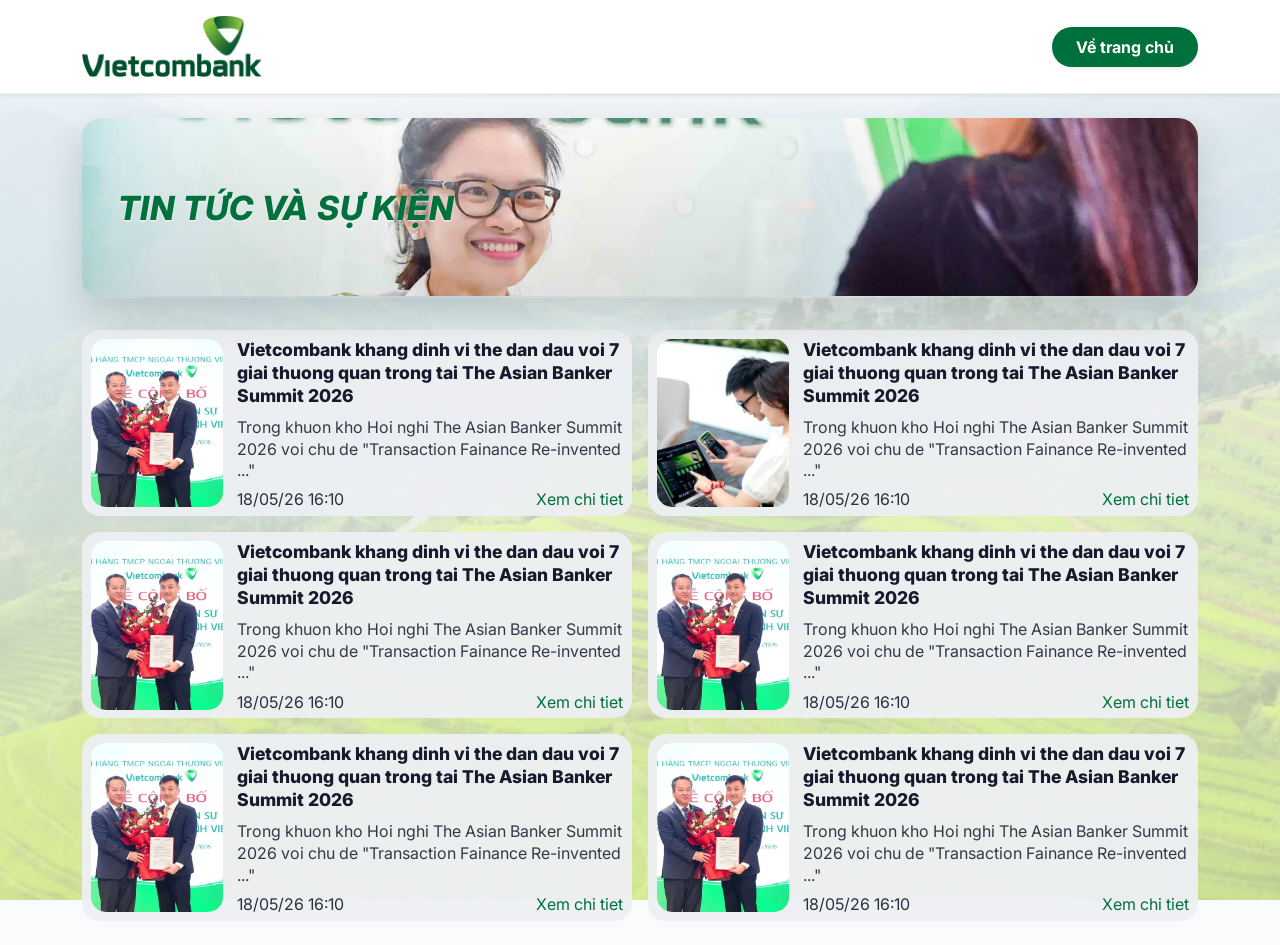
<file: news.html>
<!doctype html>
<html lang="vi">
  <head>
    <meta charset="UTF-8" />
    <meta name="viewport" content="width=device-width, initial-scale=1.0" />
    <title>Vietcombank - Tin tuc va su kien</title>

    <link rel="preconnect" href="https://fonts.googleapis.com" />
    <link rel="preconnect" href="https://fonts.gstatic.com" crossorigin />
    <link href="https://fonts.googleapis.com/css2?family=Inter:wght@400;500;700;800&display=swap" rel="stylesheet" />

    <link
      href="https://cdn.jsdelivr.net/npm/bootstrap@5.3.3/dist/css/bootstrap.min.css"
      rel="stylesheet"
      integrity="sha384-QWTKZyjpPEjISv5WaRU9OFeRpok6YctnYmDr5pNlyT2bRjXh0JMhjY6hW+ALEwIH"
      crossorigin="anonymous"
    />
    <link rel="stylesheet" href="./asset/styles/reset.css" />
    <link rel="stylesheet" href="./asset/styles/feature-page.css" />

    <style>
      :root {
        --vcb-green: #00a651;
        --vcb-green-dark: #00703c;
        --vcb-text: #151b2c;
        --vcb-surface: #eef0f3;
        --vcb-surface-card: rgba(238, 240, 243, 0.95);
      }

      body {
        min-height: 100vh;
        font-family: "Inter", sans-serif;
        color: var(--vcb-text);
        background: url("./asset/images/vcb-background.webp") center / cover fixed no-repeat;
      }

      a {
        text-decoration: none;
        color: inherit;
      }

      .page-shell {
        min-height: 100vh;
        padding-bottom: 1.5rem;
        background: linear-gradient(180deg, rgba(245, 247, 250, 0.85), rgba(245, 247, 250, 0.56));
      }

      .hero-banner {
        position: relative;
        margin-top: 1rem;
        border-radius: 20px;
        overflow: hidden;
        box-shadow: 0 16px 36px rgba(16, 38, 26, 0.16);
      }

      .hero-banner::after {
        content: "";
        position: absolute;
        inset: 0;
        background: linear-gradient(180deg, rgba(255, 255, 255, 0.08), rgba(0, 0, 0, 0.08));
        pointer-events: none;
      }

      .hero-banner img {
        width: 100%;
        height: clamp(130px, 18vw, 178px);
        object-fit: cover;
      }

      .hero-banner-title {
        position: absolute;
        left: 1.25rem;
        top: 50%;
        transform: translateY(-50%);
        z-index: 1;
        margin: 0;
        padding: 0.4rem 1rem;
        color: var(--vcb-green-dark);
        font-size: clamp(1.25rem, 2.6vw, 2.25rem);
        font-weight: 800;
        text-align: center;
        letter-spacing: 0.03em;
        text-transform: uppercase;
        text-shadow: 0 1px 2px rgba(255, 255, 255, 0.85);
        font-style: italic;
      }

      .news-grid {
        margin-top: 1rem;
      }

      .news-item {
        display: flex;
        gap: 0.9rem;
        border-radius: 18px;
        background: var(--vcb-surface-card);
        padding: 0.55rem;
        align-items: stretch;
      }

      /* Make thumbnail and content stretch to fill the card height */
      .news-thumb {
        width: 132px;
        min-width: 132px;
        height: auto;
        border-radius: 15px;
        overflow: hidden;
        align-self: stretch;
      }

      .news-thumb img {
        width: 100%;
        height: 100%;
        object-fit: cover;
        display: block;
      }

      .news-content {
        display: flex;
        min-width: 0;
        flex-direction: column;
        gap: 0.6rem;
        flex: 1 1 auto;
      }

      .news-title {
        margin: 0;
        font-size: 1.1rem;
        font-weight: 800;
        line-height: 1.3;
      }

      .news-desc {
        margin: 0;
        color: rgba(21, 27, 44, 0.86);
        line-height: 1.35;
      }

      .news-meta {
        margin-top: auto;
        display: flex;
        justify-content: space-between;
        align-items: center;
        gap: 0.75rem;
        color: rgba(21, 27, 44, 0.9);
      }

      .news-link {
        color: var(--vcb-green-dark);
      }

      .news-link:hover {
        color: var(--vcb-green-dark);
        text-decoration: underline;
      }

      .btn-home-white,
      .btn-home-white:hover,
      .btn-home-white:focus,
      .btn-home-white:active {
        color: #ffffff !important;
      }

      @media (max-width: 991.98px) {
        .hero-banner img {
          height: clamp(130px, 28vw, 180px);
        }
      }

      @media (max-width: 575.98px) {
        .news-item {
          gap: 0.72rem;
          border-radius: 16px;
          padding: 0.45rem;
        }

        .news-thumb {
          width: 104px;
          min-width: 104px;
          height: auto;
          border-radius: 12px;
        }

        .news-title {
          font-size: 1.04rem;
        }

        .news-desc {
          display: none;
        }
      }
    </style>
  </head>

  <body>
    <div class="page-shell">
      <header class="feature-header shadow-sm py-3">
        <div class="container d-flex flex-wrap align-items-center justify-content-between gap-3">
          <a href="./index.html" class="d-inline-flex align-items-center" aria-label="Về trang chủ">
            <img src="./asset/images/vcb-main-logo.webp" alt="Vietcombank" class="img-fluid feature-logo" />
          </a>
          <a class="btn btn-home-white px-4 py-2 shadow-sm" href="./index.html">Về trang chủ</a>
        </div>
      </header>

      <main class="container mt-3 mt-md-4">
        <section class="hero-banner">
          <img src="./asset/images/vcb-tintuc-banner.jpg" alt="Tin tuc va su kien" />
          <h1 class="hero-banner-title">Tin tức và sự kiện</h1>
        </section>

        <section class="row g-3 news-grid" aria-label="Danh sach tin tuc">
          <article class="col-12 col-xl-6">
            <div class="news-item">
              <div class="news-thumb">
                <img src="./asset/images/vcb-news1.jpg" alt="Tin tuc Vietcombank" />
              </div>
              <div class="news-content">
                <h2 class="news-title">Vietcombank khang dinh vi the dan dau voi 7 giai thuong quan trong tai The Asian Banker Summit 2026</h2>
                <p class="news-desc">Trong khuon kho Hoi nghi The Asian Banker Summit 2026 voi chu de "Transaction Fainance Re-invented ..."</p>
                <div class="news-meta">
                  <span>18/05/26 16:10</span>
                  <a class="news-link" href="#">Xem chi tiet</a>
                </div>
              </div>
            </div>
          </article>

          <article class="col-12 col-xl-6">
            <div class="news-item">
              <div class="news-thumb">
                <img src="./asset/images/vcb-news2.JPG" alt="Thong bao Vietcombank" />
              </div>
              <div class="news-content">
                <h2 class="news-title">Vietcombank khang dinh vi the dan dau voi 7 giai thuong quan trong tai The Asian Banker Summit 2026</h2>
                <p class="news-desc">Trong khuon kho Hoi nghi The Asian Banker Summit 2026 voi chu de "Transaction Fainance Re-invented ..."</p>
                <div class="news-meta">
                  <span>18/05/26 16:10</span>
                  <a class="news-link" href="#">Xem chi tiet</a>
                </div>
              </div>
            </div>
          </article>

          <article class="col-12 col-xl-6">
            <div class="news-item">
              <div class="news-thumb">
                <img src="./asset/images/vcb-news1.jpg" alt="Tin tuc Vietcombank" />
              </div>
              <div class="news-content">
                <h2 class="news-title">Vietcombank khang dinh vi the dan dau voi 7 giai thuong quan trong tai The Asian Banker Summit 2026</h2>
                <p class="news-desc">Trong khuon kho Hoi nghi The Asian Banker Summit 2026 voi chu de "Transaction Fainance Re-invented ..."</p>
                <div class="news-meta">
                  <span>18/05/26 16:10</span>
                  <a class="news-link" href="#">Xem chi tiet</a>
                </div>
              </div>
            </div>
          </article>

          <article class="col-12 col-xl-6">
            <div class="news-item">
              <div class="news-thumb">
                <img src="./asset/images/vcb-news1.jpg" alt="Tin tuc Vietcombank" />
              </div>
              <div class="news-content">
                <h2 class="news-title">Vietcombank khang dinh vi the dan dau voi 7 giai thuong quan trong tai The Asian Banker Summit 2026</h2>
                <p class="news-desc">Trong khuon kho Hoi nghi The Asian Banker Summit 2026 voi chu de "Transaction Fainance Re-invented ..."</p>
                <div class="news-meta">
                  <span>18/05/26 16:10</span>
                  <a class="news-link" href="#">Xem chi tiet</a>
                </div>
              </div>
            </div>
          </article>

          <article class="col-12 col-xl-6">
            <div class="news-item">
              <div class="news-thumb">
                <img src="./asset/images/vcb-news1.jpg" alt="Tin tuc Vietcombank" />
              </div>
              <div class="news-content">
                <h2 class="news-title">Vietcombank khang dinh vi the dan dau voi 7 giai thuong quan trong tai The Asian Banker Summit 2026</h2>
                <p class="news-desc">Trong khuon kho Hoi nghi The Asian Banker Summit 2026 voi chu de "Transaction Fainance Re-invented ..."</p>
                <div class="news-meta">
                  <span>18/05/26 16:10</span>
                  <a class="news-link" href="#">Xem chi tiet</a>
                </div>
              </div>
            </div>
          </article>

          <article class="col-12 col-xl-6">
            <div class="news-item">
              <div class="news-thumb">
                <img src="./asset/images/vcb-news1.jpg" alt="Tin tuc Vietcombank" />
              </div>
              <div class="news-content">
                <h2 class="news-title">Vietcombank khang dinh vi the dan dau voi 7 giai thuong quan trong tai The Asian Banker Summit 2026</h2>
                <p class="news-desc">Trong khuon kho Hoi nghi The Asian Banker Summit 2026 voi chu de "Transaction Fainance Re-invented ..."</p>
                <div class="news-meta">
                  <span>18/05/26 16:10</span>
                  <a class="news-link" href="#">Xem chi tiet</a>
                </div>
              </div>
            </div>
          </article>
        </section>
      </main>
    </div>

    <script src="https://cdn.jsdelivr.net/npm/bootstrap@5.3.3/dist/js/bootstrap.bundle.min.js"></script>
  </body>
</html>
</file>
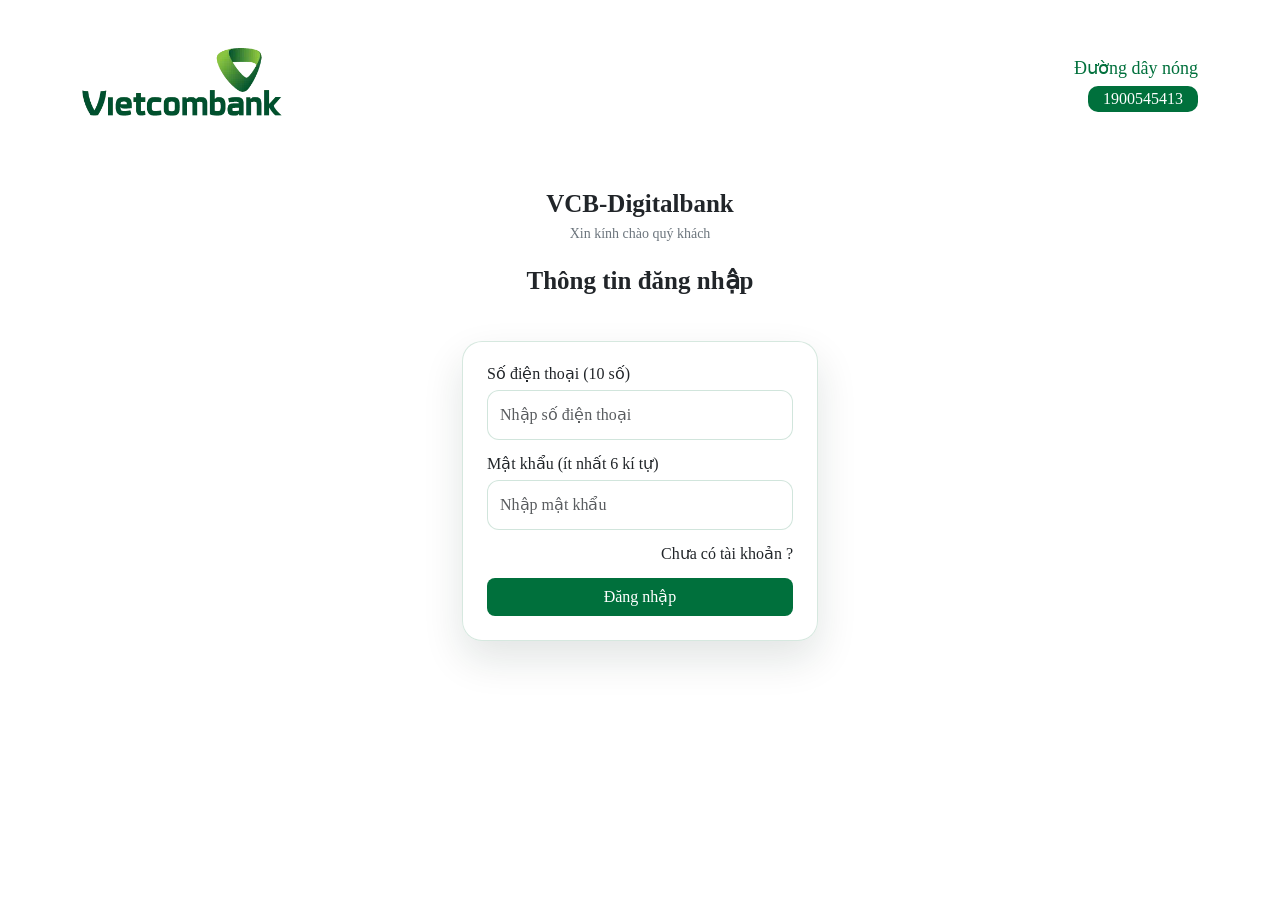
<file: profile.html>
<!doctype html>
<html lang="vi">
  <head>
    <meta charset="UTF-8" />
    <meta name="viewport" content="width=device-width, initial-scale=1.0" />
    <title>Hồ sơ người dùng</title>

    <link rel="preconnect" href="https://fonts.googleapis.com" />
    <link rel="preconnect" href="https://fonts.gstatic.com" crossorigin />
    <link href="https://fonts.googleapis.com/css2?family=Inter:wght@400;600;800&display=swap" rel="stylesheet" />

    <link
      href="https://cdn.jsdelivr.net/npm/bootstrap@5.3.3/dist/css/bootstrap.min.css"
      rel="stylesheet"
      integrity="sha384-QWTKZyjpPEjISv5WaRU9OFeRpok6YctnYmDr5pNlyT2bRjXh0JMhjY6hW+ALEwIH"
      crossorigin="anonymous"
    />

    <link rel="stylesheet" href="./asset/styles/reset.css" />
    <link rel="stylesheet" href="./asset/styles/feature-page.css" />
    <style>
      body {
        font-family: "Inter", sans-serif;
        min-height: 100vh;
        background: #f8fafc;
      }
      .card {
        width: min(100%, 720px);
        margin: 24px auto 0;
      }
      .label {
        font-weight: 700;
        color: #0b3b2e;
      }
      .value {
        font-weight: 600;
      }
    </style>
  </head>

  <body class="feature-page">
    <header class="feature-header shadow-sm py-3">
      <div class="container d-flex flex-wrap align-items-center justify-content-between gap-3">
        <a href="index.html" class="d-inline-flex align-items-center" aria-label="Về trang chủ">
          <img src="./asset/images/vcb-main-logo.webp" alt="logo" class="img-fluid feature-logo" />
        </a>
        <a href="index.html" class="btn btn-home-white px-4 py-2 shadow-sm" aria-label="Về trang chủ">Về trang chủ</a>
      </div>
    </header>

    <main class="container py-4 py-lg-5">
      <div class="card shadow-sm p-4">
        <h2 class="mb-3">Hồ sơ của tôi</h2>

        <div class="row mb-2">
          <div class="col-4 label">Họ và tên</div>
          <div class="col-8 value" id="pf-fullname">-</div>
        </div>

        <div class="row mb-2">
          <div class="col-4 label">Số điện thoại</div>
          <div class="col-8 value" id="pf-phone">-</div>
        </div>

        <div class="row mb-2">
          <div class="col-4 label">Số tài khoản</div>
          <div class="col-8 value" id="pf-account">-</div>
        </div>

        <div class="row mb-2">
          <div class="col-4 label">Số dư</div>
          <div class="col-8 value" id="pf-balance">-</div>
        </div>

        <div class="row mb-3">
          <div class="col-4 label">Tạo lúc</div>
          <div class="col-8 value" id="pf-created">-</div>
        </div>

        <div class="d-flex">
          <button id="logoutBtn" class="btn btn-danger">Đăng xuất</button>
        </div>
      </div>
    </main>

    <script src="https://cdn.jsdelivr.net/npm/bootstrap@5.3.3/dist/js/bootstrap.bundle.min.js"></script>
    <script src="./asset/scripts/util.js"></script>
    <script>
      // begin logic
      const currentUser = requireCurrentUser();
      if (!currentUser) {
        throw new Error("Yêu cầu đăng nhập.");
      }
      document.getElementById("pf-fullname").textContent = currentUser.fullname || "Khách hàng";
      document.getElementById("pf-phone").textContent = currentUser.phone || "-";
      document.getElementById("pf-account").textContent = currentUser.accountNumber || "-";
      document.getElementById("pf-balance").textContent = formatMoney(currentUser.balance);
      document.getElementById("pf-created").textContent = currentUser.createdAt ? new Date(currentUser.createdAt).toLocaleString() : "-";

      const logoutBtn = document.getElementById("logoutBtn");
      if (logoutBtn) {
        logoutBtn.addEventListener("click", () => {
          localStorage.removeItem("currentUser");
          window.location.href = "./index.html";
        });
      }
    </script>
  </body>
</html>
</file>
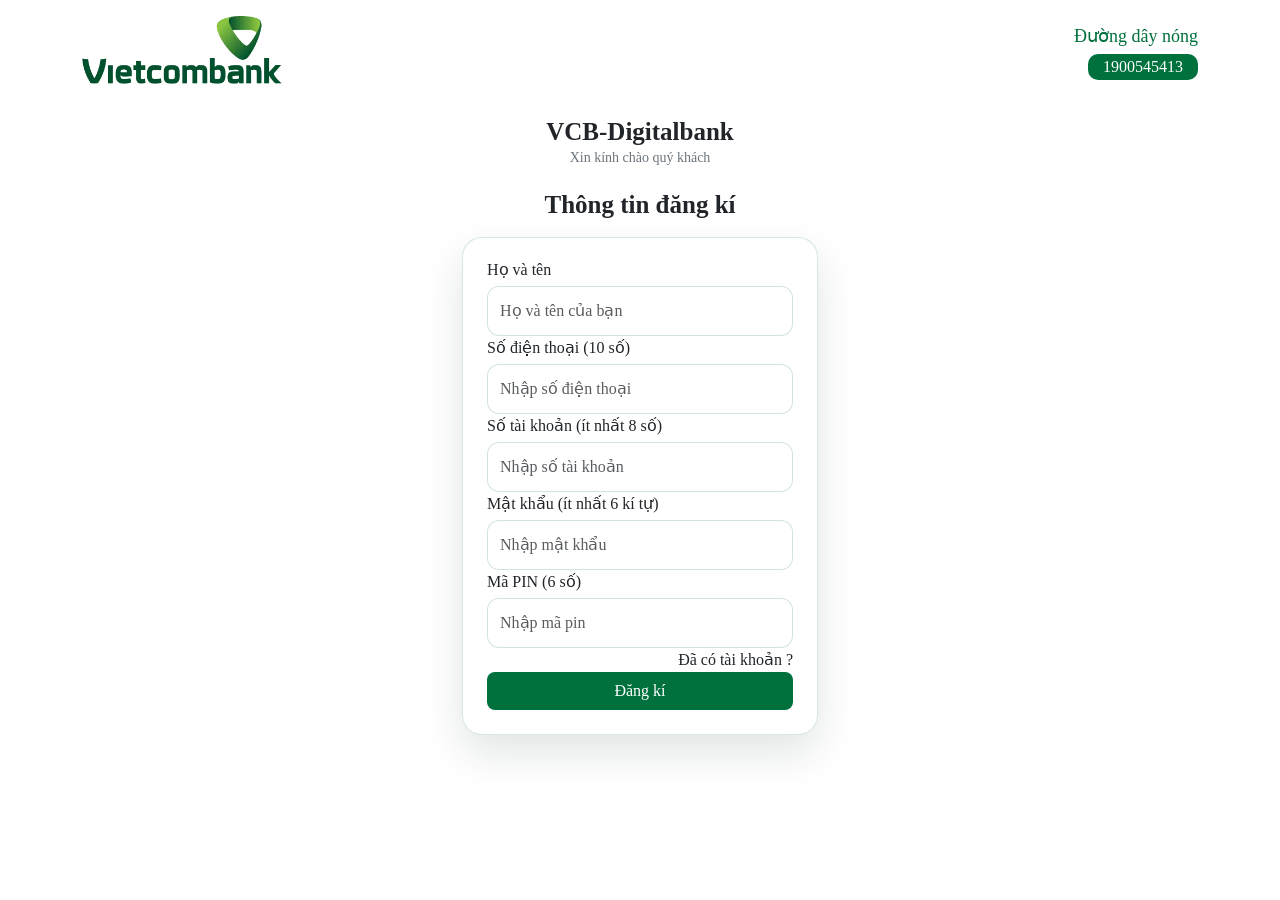
<file: signup.html>
<!doctype html>
<html lang="en">
  <head>
    <meta charset="UTF-8" />
    <meta name="viewport" content="width=device-width, initial-scale=1.0" />
    <title>Document</title>
    <!-- Google Fonts: Inter -->
    <link rel="preconnect" href="https://fonts.googleapis.com" />
    <link rel="preconnect" href="https://fonts.gstatic.com" crossorigin />
    <link href="https://fonts.googleapis.com/css2?family=Inter:wght@100..900&display=swap" rel="stylesheet" />

    <!-- Bootstrap CSS 5.3 -->
    <link
      href="https://cdn.jsdelivr.net/npm/bootstrap@5.3.3/dist/css/bootstrap.min.css"
      rel="stylesheet"
      integrity="sha384-QWTKZyjpPEjISv5WaRU9OFeRpok6YctnYmDr5pNlyT2bRjXh0JMhjY6hW+ALEwIH"
      crossorigin="anonymous"
    />

    <!-- Font Awesome (CDNJS) -->
    <link rel="stylesheet" href="https://cdnjs.cloudflare.com/ajax/libs/font-awesome/6.5.1/css/all.min.css" />

    <!-- RESET CSS-->
    <link rel="stylesheet" href="./asset/styles/reset.css" />
    <link rel="stylesheet" href="./asset/styles/auth.css" />
  </head>

  <body>
    <div class="container min-vh-100 d-flex flex-column">
      <div class="header d-flex justify-content-between align-items-center pt-3 mb-2">
        <div class="main-logo">
          <a href="index.html"><img src="./asset/images/vcb-main-logo.webp" alt="Vietcombank Logo" /></a>
        </div>
        <div class="contact text-vcb d-flex flex-column align-items-end">
          <p class="body-large mb-1">Đường dây nóng</p>
          <p class="btn-vcb m-0">1900545413</p>
        </div>
      </div>
      <div class="row flex-grow-1 justify-content-center">
        <div class="col-12 col-md-6 col-xl-4 text-center">
          <div class="content p-4">
            <p class="super-large mb-1">VCB-Digitalbank</p>
            <p class="body-small text-secondary">Xin kính chào quý khách</p>
          </div>
          <p class="super-large mb-1">Thông tin đăng kí</p>
          <form class="auth-form text-start" id="signupForm" novalidate>
            <div class="mb-1">
              <label for="fullname" class="form-label">Họ và tên</label>
              <input type="text" class="form-control" id="fullname" placeholder="Họ và tên của bạn" required />
              <small class="text-danger d-none" id="fullnameError">Vui lòng nhập họ và tên</small>
            </div>
            <div class="mb-1">
              <label for="phone" class="form-label">Số điện thoại (10 số)</label>
              <input type="tel" class="form-control" id="phone" placeholder="Nhập số điện thoại" pattern="[0-9]{10}" maxlength="10" required />
              <small class="text-danger d-none" id="phoneError">Số điện thoại phải có đúng 10 số</small>
              <small class="text-danger d-none" id="phoneExistsError">Số điện thoại này đã được sử dụng</small>
            </div>
            <div class="mb-1">
              <label for="accountNumber" class="form-label">Số tài khoản (ít nhất 8 số)</label>
              <input type="text" class="form-control" id="accountNumber" placeholder="Nhập số tài khoản" pattern="[0-9]{8,}" maxlength="20" required />
              <small class="text-danger d-none" id="accountError">Số tài khoản phải có ít nhất 8 chữ số</small>
              <small class="text-danger d-none" id="accountExistsError">Số tài khoản này đã tồn tại</small>
            </div>
            <div class="mb-1">
              <label for="password" class="form-label">Mật khẩu (ít nhất 6 kí tự)</label>
              <input type="password" class="form-control" id="password" placeholder="Nhập mật khẩu" minlength="6" required />
              <small class="text-danger d-none" id="passwordError">Mật khẩu phải có ít nhất 6 kí tự</small>
            </div>
            <div class="mb-1">
              <label for="pin" class="form-label">Mã PIN (6 số)</label>
              <input type="text" class="form-control" id="pin" placeholder="Nhập mã pin" pattern="[0-9]{6}" maxlength="6" required />
              <small class="text-danger d-none" id="pinError">Mã PIN phải có đúng 6 số</small>
            </div>
            <div class="login-link mb-1"><a href="login.html">Đã có tài khoản ?</a></div>
            <button type="submit" class="btn large-button rounded-3">Đăng kí</button>
          </form>
        </div>
      </div>
    </div>

    <script src="https://cdn.jsdelivr.net/npm/bootstrap@5.3.3/dist/js/bootstrap.bundle.min.js"></script>
    <script src="./asset/scripts/util.js"></script>
    <script>
      // ============== PREPARATION
      const form = document.getElementById("signupForm");
      const elements = form.elements;
      const fullnameInput = elements.fullname;
      const phoneInput = elements.phone;
      const passwordInput = elements.password;
      const pinInput = elements.pin;
      const accountInput = elements.accountNumber;
      const fullnameError = document.getElementById("fullnameError");
      const phoneError = document.getElementById("phoneError");
      const phoneExistsError = document.getElementById("phoneExistsError");
      const passwordError = document.getElementById("passwordError");
      const pinError = document.getElementById("pinError");
      const accountError = document.getElementById("accountError");
      const accountExistsError = document.getElementById("accountExistsError");

      function validateSignupInputs() {
        const fullnameValue = fullnameInput.value.trim();
        const phoneValue = phoneInput.value.trim();
        const passwordValue = passwordInput.value;
        const pinValue = pinInput.value.trim();
        const accountValue = accountInput.value.trim();

        if (!fullnameValue) {
          showFieldMessage(fullnameError, "Vui lòng nhập họ và tên");
          return false;
        }

        if (!/^[0-9]{10}$/.test(phoneValue)) {
          showFieldMessage(phoneError, "Số điện thoại phải có đúng 10 số");
          return false;
        }

        if (!passwordValue || passwordValue.length < 6) {
          showFieldMessage(passwordError, "Mật khẩu phải có ít nhất 6 kí tự");
          return false;
        }

        if (!/^[0-9]{6}$/.test(pinValue)) {
          showFieldMessage(pinError, "Mã PIN phải có đúng 6 số");
          return false;
        }

        if (!/^[0-9]{8,}$/.test(accountValue)) {
          showFieldMessage(accountError, "Số tài khoản phải có ít nhất 8 chữ số");
          return false;
        }

        return true;
      }

      fullnameInput.addEventListener("input", () => clearFieldMessages(fullnameError));
      phoneInput.addEventListener("input", () => clearFieldMessages(phoneError, phoneExistsError));
      passwordInput.addEventListener("input", () => clearFieldMessages(passwordError));
      pinInput.addEventListener("input", () => clearFieldMessages(pinError));
      accountInput.addEventListener("input", () => clearFieldMessages(accountError, accountExistsError));

      // ======================== BEGIN
      form.addEventListener("submit", (e) => {
        e.preventDefault();

        clearFieldMessages(fullnameError, phoneError, phoneExistsError, passwordError, pinError, accountError, accountExistsError);

        if (!validateSignupInputs()) {
          return;
        }

        const phoneValue = phoneInput.value.trim();
        const accountValue = accountInput.value.trim();
        const users = readUsers();

        const phoneTaken = users.some((user) => String(user.phone) === String(phoneValue));
        const accountTaken = users.some((user) => String(user.accountNumber) === String(accountValue));

        if (phoneTaken) {
          showFieldMessage(phoneExistsError, "Số điện thoại này đã được sử dụng");
          return;
        }

        if (accountTaken) {
          showFieldMessage(accountExistsError, "Số tài khoản này đã tồn tại");
          return;
        }

        const newUser = {
          id: Date.now(),
          fullname: fullnameInput.value.trim(),
          phone: phoneValue,
          password: passwordInput.value,
          pin: pinInput.value,
          accountNumber: accountValue,
          balance: 0,
          createdAt: new Date().toISOString(),
        };

        users.push(newUser);
        updateStoredUsers(users, newUser);

        alert("Đăng kí thành công! Chuyển hướng tới trang đăng nhập...");
        window.location.href = "./login.html";
      });
    </script>
  </body>
</html>
</file>
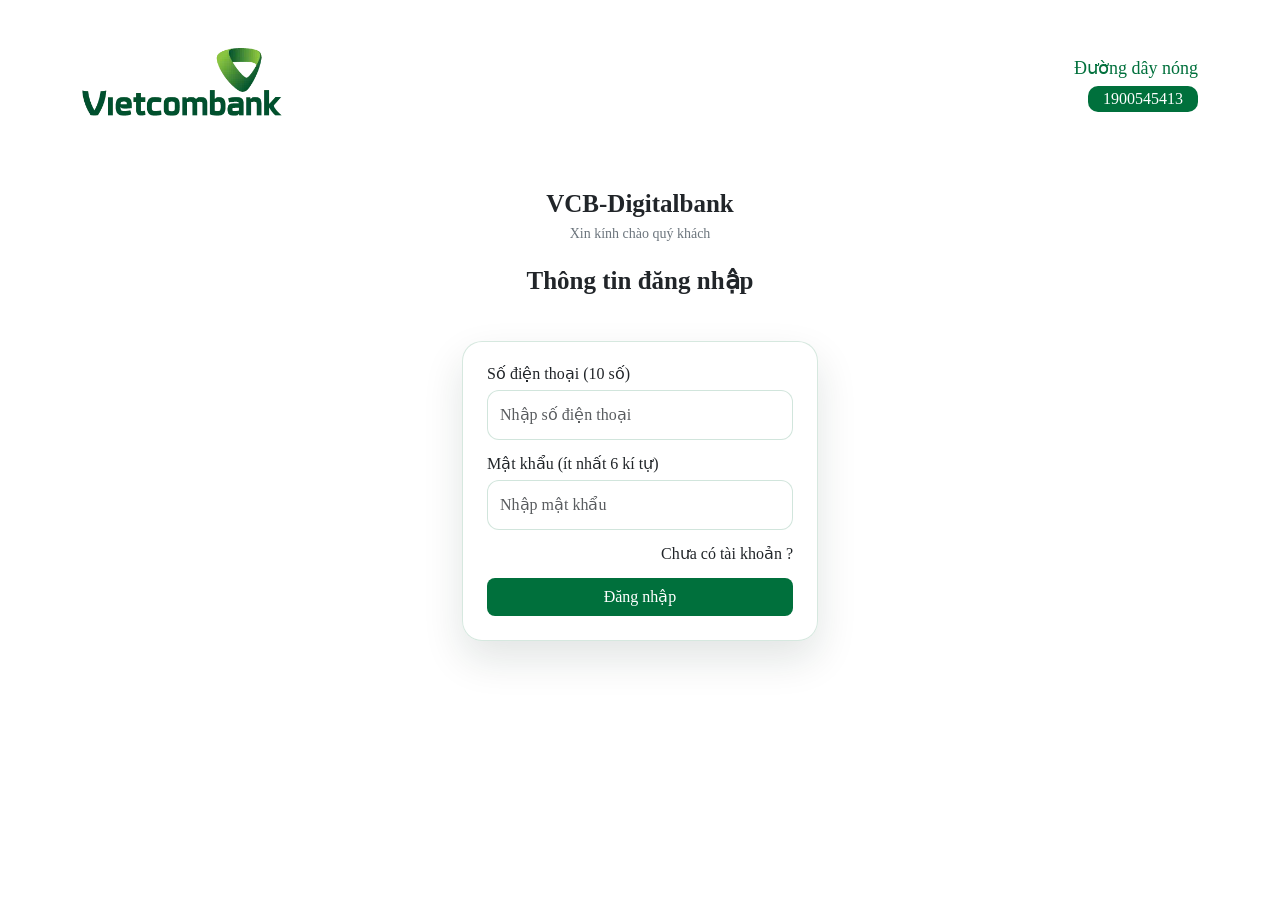
<file: transfer.html>
<!doctype html>
<html lang="vi">
  <head>
    <meta charset="UTF-8" />
    <meta name="viewport" content="width=device-width, initial-scale=1.0" />
    <title>Chuyển tiền</title>
    <link rel="preconnect" href="https://fonts.googleapis.com" />
    <link rel="preconnect" href="https://fonts.gstatic.com" crossorigin />
    <link href="https://fonts.googleapis.com/css2?family=Inter:wght@400;500;600;700;800&display=swap" rel="stylesheet" />
    <link
      href="https://cdn.jsdelivr.net/npm/bootstrap@5.3.3/dist/css/bootstrap.min.css"
      rel="stylesheet"
      integrity="sha384-QWTKZyjpPEjISv5WaRU9OFeRpok6YctnYmDr5pNlyT2bRjXh0JMhjY6hW+ALEwIH"
      crossorigin="anonymous"
    />
    <link rel="stylesheet" href="./asset/styles/reset.css" />
    <style>
      :root {
        --bank-ink: #0f172a;
        --bank-green: #0f766e;
        --bank-green-deep: #064e3b;
        --bank-green-soft: #d1fae5;
        --bank-surface: rgba(255, 255, 255, 0.9);
        --bank-border: rgba(15, 118, 110, 0.14);
        --vcb-primary-green: #00703c;
      }

      body {
        font-family: "Inter", sans-serif;
        min-height: 100vh;
        color: var(--bank-ink);
        background:
          radial-gradient(circle at top left, rgba(6, 95, 70, 0.16), transparent 28%), radial-gradient(circle at top right, rgba(15, 118, 110, 0.14), transparent 26%),
          linear-gradient(180deg, #effaf7 0%, #f8fbfb 50%, #eef6f4 100%);
      }

      .page-shell {
        position: relative;
        overflow: hidden;
      }

      .page-shell::before,
      .page-shell::after {
        content: "";
        position: fixed;
        z-index: 0;
        width: 18rem;
        height: 18rem;
        border-radius: 999px;
        filter: blur(28px);
        opacity: 0.42;
        pointer-events: none;
      }

      .page-shell::before {
        top: -3rem;
        right: -4rem;
        background: rgba(15, 118, 110, 0.24);
      }

      .page-shell::after {
        left: -5rem;
        bottom: 2rem;
        background: rgba(6, 95, 70, 0.18);
      }

      .content-layer {
        position: relative;
        z-index: 1;
      }

      .hero-panel {
        background: var(--bank-surface);
        border: 1px solid var(--bank-border);
        border-radius: 28px;
        box-shadow: 0 26px 70px rgba(15, 23, 42, 0.12);
        backdrop-filter: blur(10px);
      }

      .eyebrow {
        display: inline-flex;
        align-items: center;
        gap: 0.5rem;
        padding: 0.45rem 0.8rem;
        border-radius: 999px;
        background: var(--bank-green-soft);
        color: var(--bank-green-deep);
        font-weight: 700;
        letter-spacing: 0.02em;
      }

      .balance-card {
        min-width: 250px;
        border-radius: 22px;
        padding: 1.15rem 1.25rem;
        color: #fff;
        background: var(--vcb-primary-green);
      }

      .balance-label {
        font-size: 0.88rem;
        letter-spacing: 0.08em;
        text-transform: uppercase;
        opacity: 0.8;
      }

      .balance-value {
        margin-top: 0.4rem;
        font-size: clamp(1.55rem, 3vw, 2.1rem);
        font-weight: 800;
        line-height: 1.1;
      }

      .form-control {
        border-radius: 14px;
        border-color: rgba(15, 23, 42, 0.12);
        box-shadow: none;
      }

      .form-control:focus {
        border-color: rgba(15, 118, 110, 0.42);
        box-shadow: 0 0 0 0.2rem rgba(15, 118, 110, 0.08);
      }

      .field-label {
        font-weight: 700;
        color: #0f172a;
      }

      .recipient-status {
        min-height: 1.35rem;
      }

      .btn-bank {
        border-radius: 14px;
        font-weight: 700;
        padding-inline: 1.15rem;
      }

      .btn-bank-primary {
        border: none;
        color: #fff;
        background: linear-gradient(135deg, var(--bank-green-deep), var(--bank-green));
        box-shadow: 0 16px 30px rgba(15, 118, 110, 0.22);
      }

      .btn-bank-primary:hover {
        color: #fff;
        filter: brightness(1.04);
      }

      @media (max-width: 575.98px) {
        .balance-card {
          width: 100%;
          min-width: unset;
        }
      }
    </style>
    <link rel="stylesheet" href="./asset/styles/feature-page.css" />
  </head>
  <body class="feature-page">
    <div class="page-shell">
      <header class="feature-header shadow-sm py-3 content-layer">
        <div class="container d-flex flex-wrap align-items-center justify-content-between gap-3">
          <a href="index.html" class="d-inline-flex align-items-center" aria-label="Về trang chủ">
            <img src="./asset/images/vcb-main-logo.webp" alt="Vietcombank" class="img-fluid feature-logo" />
          </a>
          <a href="index.html" class="btn btn-home-white px-4 py-2 shadow-sm" aria-label="Về trang chủ">Về trang chủ</a>
        </div>
      </header>

      <main class="container py-4 py-lg-5 content-layer">
        <div class="row justify-content-center">
          <div class="col-12 col-xl-10">
            <section class="hero-panel p-4 p-md-5">
              <div class="row align-items-start g-3 mb-4">
                <div class="col-12 col-md">
                  <div class="eyebrow mb-3">Chuyển tiền nội bộ</div>
                </div>
                <div class="col-12 col-md-auto ms-md-auto">
                  <div class="balance-card">
                    <div class="balance-label">Số dư hiện tại</div>
                    <div id="currentBalance" class="balance-value">0 VND</div>
                  </div>
                </div>
              </div>

              <form id="transferForm" class="row g-4" novalidate>
                <div class="col-12">
                  <label for="recipientAccount" class="form-label field-label">Số tài khoản người nhận</label>
                  <div class="input-group input-group-lg">
                    <input id="recipientAccount" class="form-control" type="text" inputmode="numeric" autocomplete="off" placeholder="Nhập số tài khoản người nhận" maxlength="20" required />
                    <button id="checkRecipientBtn" class="btn btn-outline-success btn-bank" type="button">Kiểm tra</button>
                  </div>
                  <div id="recipientStatus" class="recipient-status form-text mt-2 text-muted">Có thể kiểm tra nhanh số tài khoản trước khi chuyển.</div>
                </div>

                <div class="col-12">
                  <label for="amount" class="form-label field-label">Số tiền muốn chuyển</label>
                  <input id="amount" class="form-control form-control-lg" type="number" inputmode="numeric" min="1" step="1" placeholder="Ví dụ: 500000" required />
                  <small id="amountError" class="text-danger d-none mt-2">Vui lòng nhập số tiền là số nguyên dương.</small>
                  <small id="balanceError" class="text-danger d-none mt-2">Số dư không đủ để thực hiện giao dịch.</small>
                </div>
                <div class="col-12">
                  <label for="pincode" class="form-label field-label">Mã PIN xác nhận(6 số)</label>
                  <input id="pincode" class="form-control form-control-lg" placeholder="Ví dụ: 123456" type="text" pattern="[0-9]{6}" maxlength="6" required />
                  <small id="patternError" class="text-danger d-none mt-2">Mã PIN không đúng định dạng</small>
                  <small id="pinError" class="text-danger d-none mt-2">Mã PIN không chính xác</small>
                </div>

                <div class="col-12 d-flex flex-wrap gap-2">
                  <button type="submit" class="btn btn-bank btn-bank-primary btn-lg px-4">Xác nhận chuyển tiền</button>
                  <button id="resetBtn" type="button" class="btn btn-outline-secondary btn-bank btn-lg px-4">Nhập lại</button>
                </div>
              </form>
            </section>
          </div>
        </div>
      </main>
    </div>

    <script src="./asset/scripts/util.js"></script>

    <script>
      // =========== PREPARATION
      const currentUser = requireCurrentUser();
      if (!currentUser) {
        throw new Error("Yêu cầu đăng nhập.");
      }

      const balanceEl = document.getElementById("currentBalance");
      const form = document.getElementById("transferForm");
      const elements = form.elements;
      const recipientInput = elements.recipientAccount;
      const checkRecipientBtn = document.getElementById("checkRecipientBtn");
      const recipientStatus = document.getElementById("recipientStatus");
      const amountInput = elements.amount;
      const amountError = document.getElementById("amountError");
      const balanceError = document.getElementById("balanceError");
      const patternError = document.getElementById("patternError");
      const pinError = document.getElementById("pinError");

      const resetBtn = document.getElementById("resetBtn");
      const pinInput = document.getElementById("pincode");
      const defaultRecipientMessage = "Có thể kiểm tra nhanh số tài khoản trước khi chuyển.";

      let checkedRecipientAccount = "";

      function renderBalance() {
        const latestUser = getCurrentUser() || currentUser;
        balanceEl.textContent = formatMoney(latestUser.balance);
        return latestUser;
      }

      function setRecipientStatus(type, message) {
        recipientStatus.className = "recipient-status form-text mt-2";

        if (type === "success") {
          recipientStatus.classList.add("text-success");
        } else if (type === "danger") {
          recipientStatus.classList.add("text-danger");
        } else {
          recipientStatus.classList.add("text-muted");
        }

        recipientStatus.textContent = message;
      }

      function clearErrors() {
        clearFieldMessages(amountError, balanceError, patternError, pinError);
        setRecipientStatus("muted", defaultRecipientMessage);
      }

      function clearRecipientState() {
        checkedRecipientAccount = "";
      }

      function findRecipient(accountNumber) {
        const normalizedAccount = String(accountNumber || "").trim();
        if (!normalizedAccount) {
          return null;
        }
        return readUsers().find((user) => String(user.accountNumber) === normalizedAccount) || null;
      }

      function validateRecipientAccount() {
        const latestUser = getCurrentUser() || currentUser;
        const accountNumber = recipientInput.value.trim();

        if (!/^\d{8,}$/.test(accountNumber)) {
          setRecipientStatus("danger", "Số tài khoản phải có ít nhất 8 chữ số.");
          clearRecipientState();
          return null;
        }

        if (String(accountNumber) === String(latestUser.accountNumber)) {
          setRecipientStatus("danger", "Không thể chuyển tiền cho chính tài khoản của bạn.");
          clearRecipientState();
          return null;
        }

        const recipient = findRecipient(accountNumber);
        if (!recipient) {
          setRecipientStatus("danger", "Số tài khoản này không tồn tại.");
          clearRecipientState();
          return null;
        }

        checkedRecipientAccount = accountNumber;
        setRecipientStatus("success", `Đã kiểm tra: ${recipient.fullname}`);
        return recipient;
      }

      function validateTransferAmount(senderBalance) {
        const rawAmount = amountInput.value.trim();

        const transferAmount = Number(rawAmount);
        const isValidAmount = rawAmount !== "" && Number.isFinite(transferAmount) && transferAmount > 0 && /^\d+$/.test(rawAmount);

        if (!isValidAmount) {
          return {
            valid: false,
            message: "Vui lòng nhập số tiền là số nguyên dương.",
            target: amountError,
          };
        }

        if (Number(senderBalance || 0) < transferAmount) {
          return {
            valid: false,
            message: "Số dư không đủ để thực hiện giao dịch.",
            target: balanceError,
          };
        }

        return {
          valid: true,
          amount: transferAmount,
        };
      }

      function validatePin(expectedPin) {
        const pinValue = pinInput.value.trim();

        if (!/^[0-9]{6}$/.test(pinValue)) {
          return {
            valid: false,
            message: "Mã PIN không đúng định dạng",
            target: patternError,
          };
        }

        if (String(pinValue) !== String(expectedPin)) {
          return {
            valid: false,
            message: "Mã PIN không chính xác",
            target: pinError,
          };
        }

        return {
          valid: true,
        };
      }

      // ======================= BEGIN
      renderBalance();

      // 5. CÁC SỰ KIỆN LẮNG NGHE (EVENT LISTENERS)
      checkRecipientBtn.addEventListener("click", () => {
        validateRecipientAccount();
      });

      recipientInput.addEventListener("input", () => {
        setRecipientStatus("muted", defaultRecipientMessage);
        if (recipientInput.value.trim() !== checkedRecipientAccount) {
          clearRecipientState();
          setRecipientStatus("muted", defaultRecipientMessage);
        }
      });

      amountInput.addEventListener("input", () => {
        clearFieldMessages(amountError, balanceError);
      });

      if (pinInput) {
        pinInput.addEventListener("input", () => {
          clearFieldMessages(patternError, pinError);
        });
      }

      resetBtn.addEventListener("click", () => {
        form.reset();
        clearErrors();
        clearRecipientState();
        setRecipientStatus("muted", defaultRecipientMessage);
      });

      form.addEventListener("submit", (event) => {
        event.preventDefault();
        clearErrors();

        const latestUser = getCurrentUser();
        if (!latestUser) {
          alert("Phiên làm việc đã hết hạn. Vui lòng đăng nhập lại.");
          window.location.replace("./login.html");
          return;
        }

        // Kiểm tra số tài khoản người nhận trước
        const recipient = validateRecipientAccount();
        if (!recipient) {
          return;
        }

        // Kiểm tra số tiền chuyển tiếp theo
        const amountResult = validateTransferAmount(latestUser.balance);
        if (!amountResult.valid) {
          showFieldMessage(amountResult.target, amountResult.message);
          return;
        }

        const pinResult = validatePin(latestUser.pin);
        if (!pinResult.valid) {
          showFieldMessage(pinResult.target, pinResult.message);
          return;
        }

        const transferAmount = amountResult.amount;

        // Thực hiện cập nhật số dư cho cả người gửi và người nhận
        const users = readUsers();
        const updatedUsers = users.map((user) => {
          // Trừ tiền người gửi
          if (user.id === latestUser.id || user.phone === latestUser.phone || String(user.accountNumber) === String(latestUser.accountNumber)) {
            return {
              ...user,
              balance: Number(user.balance || 0) - transferAmount,
            };
          }

          // Cộng tiền người nhận
          if (String(user.accountNumber) === String(recipient.accountNumber)) {
            return {
              ...user,
              balance: Number(user.balance || 0) + transferAmount,
            };
          }

          return user;
        });

        const updatedSender = updatedUsers.find((user) => user.id === latestUser.id || user.phone === latestUser.phone || String(user.accountNumber) === String(latestUser.accountNumber));

        if (!updatedSender) {
          window.location.replace("./login.html");
          return;
        }

        updateStoredUsers(updatedUsers, updatedSender);
        renderBalance();

        const transferredRecipient = updatedUsers.find((user) => String(user.accountNumber) === String(recipient.accountNumber)) || recipient;
        const recipientName = transferredRecipient.fullname || "Người nhận";

        // Reset form trạng thái ban đầu sau khi thành công
        form.reset();
        clearRecipientState();
        clearErrors();

        alert(`Chuyển tiền thành công ${formatMoney(transferAmount)} cho ${recipientName}.`);
      });
    </script>
    <script src="https://cdn.jsdelivr.net/npm/bootstrap@5.3.3/dist/js/bootstrap.bundle.min.js"></script>
  </body>
</html>
</file>
<file: asset/styles/feature-page.css>
body.feature-page {
  --vcb-primary-green: #00703c;
  --vcb-secondary-green: #00a651;
  --vcb-soft-green: #e9f7ef;
  --vcb-border: #d6e7dc;
  --vcb-text: #163024;
  --vcb-muted: #5f6f67;
  --vcb-white: #ffffff;
  --vcb-danger: #dc3545;
  --vcb-surface-bg: rgba(255, 255, 255, 0.94);
  --vcb-surface-shadow: 0 20px 60px rgba(16, 44, 29, 0.1);
  --vcb-surface-radius: 24px;
  --vcb-control-radius: 14px;
  --vcb-control-min-height: 52px;
  --vcb-control-focus-ring: 0 0 0 0.2rem rgba(0, 166, 81, 0.12);
  --vcb-btn-shadow: 0 16px 30px rgba(0, 166, 81, 0.16);
  --vcb-outline-bg: rgba(255, 255, 255, 0.72);

  min-height: 100vh;
  font-family: "Inter", sans-serif;
  color: var(--vcb-text);
  overflow: none;
  background:
    radial-gradient(circle at top left, rgba(0, 166, 81, 0.1), transparent 28%), radial-gradient(circle at top right, rgba(0, 112, 60, 0.08), transparent 25%),
    linear-gradient(180deg, #f8fcf9 0%, #edf6f0 100%);
}

.feature-header {
  background-color: #ffffff;
  border-bottom: 1px solid rgba(0, 112, 60, 0.08);
}

.feature-logo {
  width: 180px;
  height: auto;
}

.btn-home-white {
  border: 0;
  border-radius: 999px;
  background: var(--vcb-primary-green, #00703c);
  color: #ffffff;
  font-weight: 700;
}

.btn-home-white:hover {
  background: var(--vcb-secondary-green, #00a651);
  color: #ffffff;
}

body.feature-page a {
  text-decoration: none;
  color: inherit;
}

body.feature-page .feature-shell {
  min-height: 100vh;
  padding: 24px;
}

body.feature-page :is(.feature-panel, .deposit-card, .hero-panel, .card) {
  background: var(--vcb-surface-bg);
  border: 1px solid var(--vcb-border);
  border-radius: var(--vcb-surface-radius);
  box-shadow: var(--vcb-surface-shadow);
  backdrop-filter: blur(10px);
}

body.feature-page :is(.page-title, .super-large, .section-title, .card-title) {
  color: var(--vcb-primary-green);
  font-weight: 800;
  letter-spacing: -0.02em;
}

body.feature-page :is(.form-label, .label, .field-label) {
  font-weight: 700;
  color: var(--vcb-text);
}

body.feature-page :is(.form-control, .form-select) {
  min-height: var(--vcb-control-min-height);
  border-radius: var(--vcb-control-radius);
  border-color: var(--vcb-border);
  box-shadow: none;
}

body.feature-page :is(.form-control, .form-select):focus {
  border-color: var(--vcb-secondary-green);
  box-shadow: var(--vcb-control-focus-ring);
}

body.feature-page :is(.btn, .btn-vcb, .btn-deposit, .btn-bank, .large-button, .hero-cta, .btn-primary, .btn-outline-success, .btn-outline-secondary) {
  border-radius: var(--vcb-control-radius);
  font-weight: 700;
}

body.feature-page :is(.btn-vcb, .btn-deposit, .btn-bank, .large-button, .hero-cta, .btn-primary) {
  color: #fff;
  border: 0;
  background: linear-gradient(135deg, var(--vcb-primary-green), var(--vcb-secondary-green));
  box-shadow: var(--vcb-btn-shadow);
}

body.feature-page :is(.btn-vcb, .btn-deposit, .btn-bank, .large-button, .hero-cta, .btn-primary):hover {
  color: #fff;
  filter: brightness(1.04);
}

body.feature-page :is(.btn-outline-secondary, .btn-outline-success) {
  border-color: rgba(0, 112, 60, 0.4);
  color: var(--vcb-primary-green);
  background: var(--vcb-outline-bg);
}

body.feature-page :is(.btn-outline-secondary, .btn-outline-success):hover {
  color: var(--vcb-primary-green);
  background: rgba(233, 247, 239, 0.9);
}

body.feature-page .balance-box {
  border-radius: 16px;
  background: rgba(233, 247, 239, 0.9);
  border: 1px solid var(--vcb-border);
}

body.feature-page .back-link,
body.feature-page .text-vcb {
  color: var(--vcb-primary-green);
}

body.feature-page :is(.page-desc, .body-small, .text-secondary, .text-muted) {
  color: var(--vcb-muted) !important;
}

body.feature-page :is(.main-logo img, .brand-row img) {
  width: 180px;
  height: auto;
}

@media (max-width: 575.98px) {
  body.feature-page .feature-shell {
    padding: 16px;
  }

  body.feature-page .container {
    width: min(100%, 100%);
  }

  .feature-logo {
    width: 150px;
  }

  body.feature-page :is(.main-logo img, .brand-row img) {
    width: 150px;
  }
}
</file>
<file: asset/styles/auth.css>
/* Consolidated auth page styles (moved from inline <style> in login.html and signup.html) */
:root {
  --vcb-primary-green: #00a651;
  --vcb-light-green: #b5d334;
  --vcb-deep-green: #00703c;
  --vcb-neutral-white: #ffffff;
  --vcb-soft-grey: #f3f4f6;
  --vcb-text-black: #111827;
}
body.auth-page {
  background-image: url("asset/images/vcb-digibank-background.jpg");
  background-repeat: no-repeat;
  background-size: cover;
  background-position: center;
  background-attachment: fixed;
  min-height: 100vh;
  font-family: "Inter", sans-serif;
}
.main-logo img {
  width: 200px;
  height: auto;
}
.btn-vcb {
  background-color: var(--vcb-deep-green);
  color: #fff;
  border-radius: 10px;
  padding: 5px 15px;
  display: inline-block;
}
.text-vcb {
  color: var(--vcb-deep-green);
}
.large-button {
  width: 100%;
  color: var(--vcb-neutral-white);
  background-color: var(--vcb-deep-green);
}
.large-button:hover {
  background-color: var(--vcb-light-green) !important;
}

.auth-form {
  margin-top: 1.25rem;
  padding: 1.5rem;
  border: 1px solid rgba(0, 112, 60, 0.16);
  border-radius: 20px;
  background: rgba(255, 255, 255, 0.9);
  box-shadow: 0 18px 40px rgba(16, 44, 29, 0.12);
  backdrop-filter: blur(10px);
  /* Limit height to viewport to prevent page overflow on small screens */
  max-height: 90vh;
  overflow-y: auto;
  -webkit-overflow-scrolling: touch;
}

.auth-form .form-control {
  min-height: 50px;
  border-radius: 12px;
  border-color: rgba(0, 112, 60, 0.18);
}

.auth-form .form-control:focus {
  border-color: var(--vcb-primary-green);
  box-shadow: 0 0 0 0.2rem rgba(0, 166, 81, 0.12);
}

.auth-form .mb-3:last-of-type {
  margin-bottom: 0 !important;
}

.register-link,
.login-link {
  display: flex;
  justify-content: end;
}
.register-link:hover,
.login-link:hover {
  color: var(--vcb-primary-green);
}
/* Typography helpers kept minimal; prefer Bootstrap utility classes in markup */
.super-large {
  font-size: 25px;
  line-height: 1;
  font-weight: 800;
}
.body-large {
  font-size: 18px;
  line-height: 1.5;
}
.body-small {
  font-size: 14px;
  line-height: 1.4;
}
</file>
